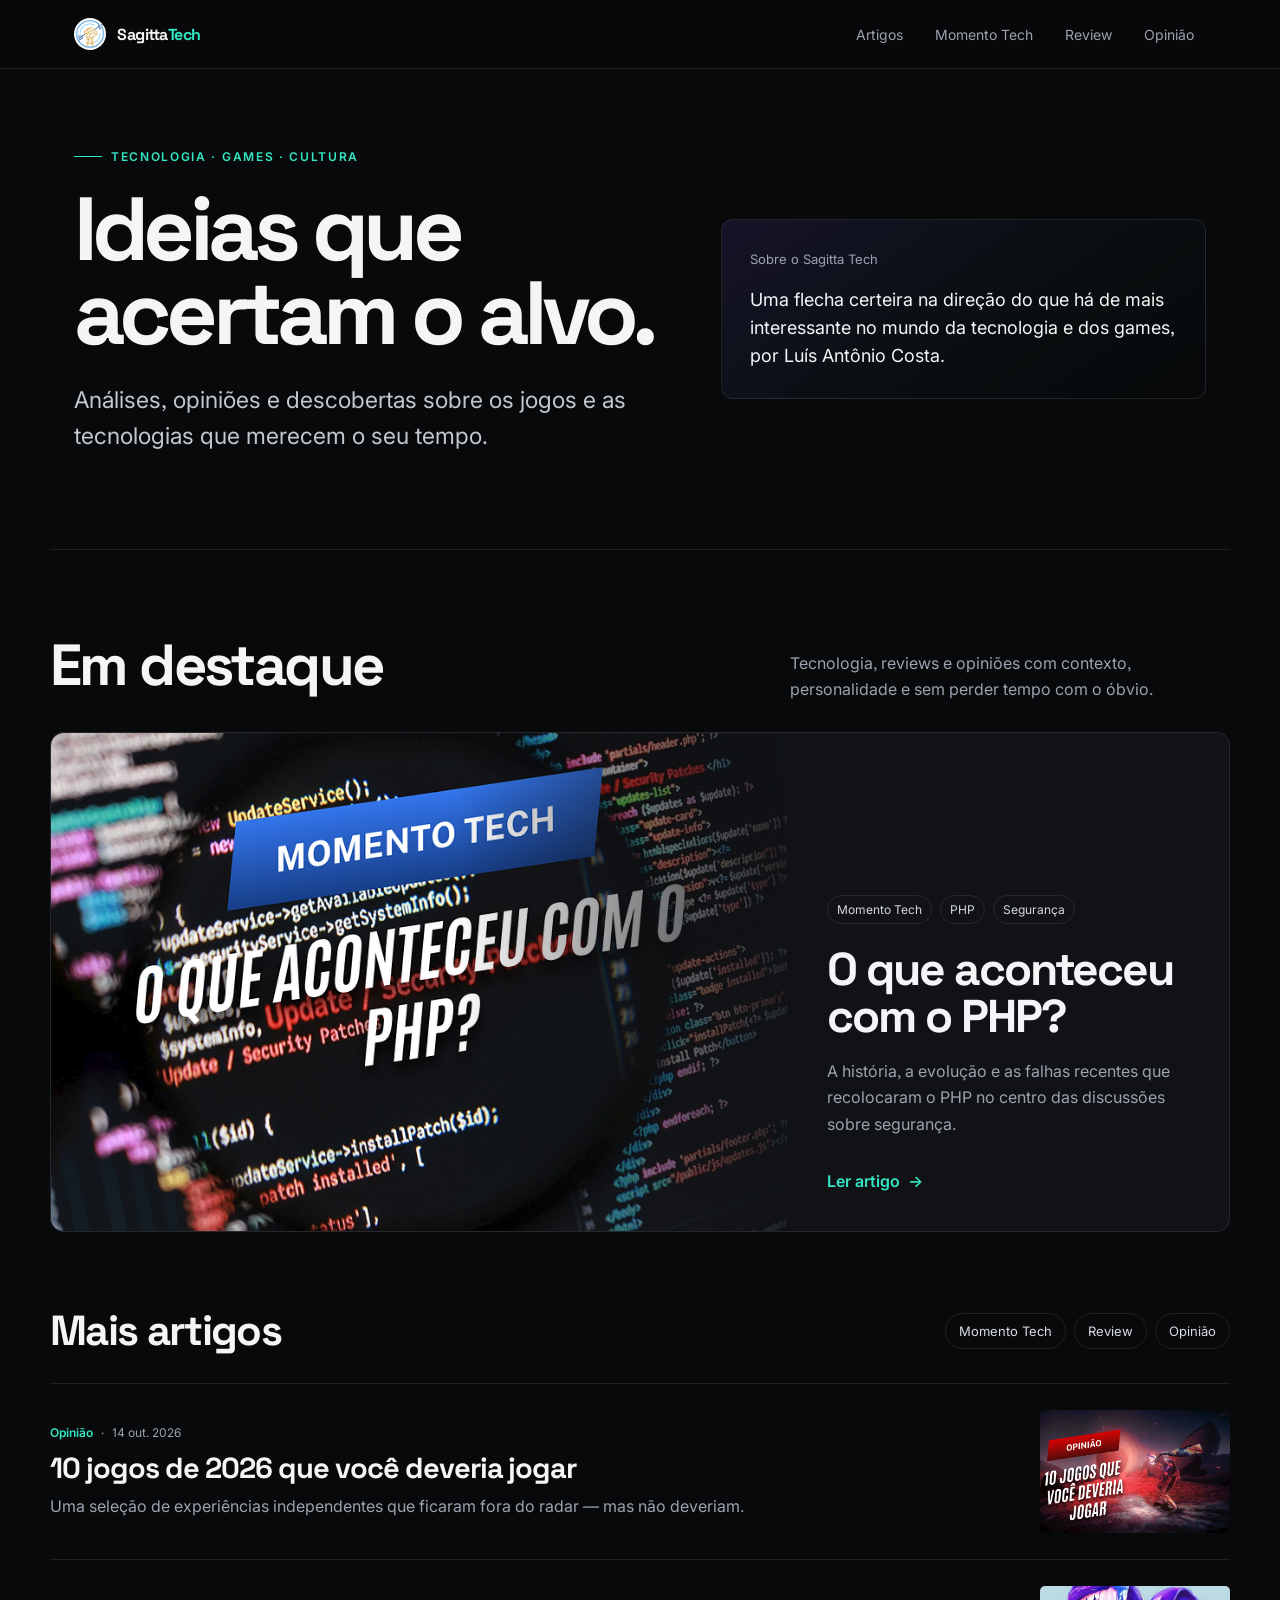
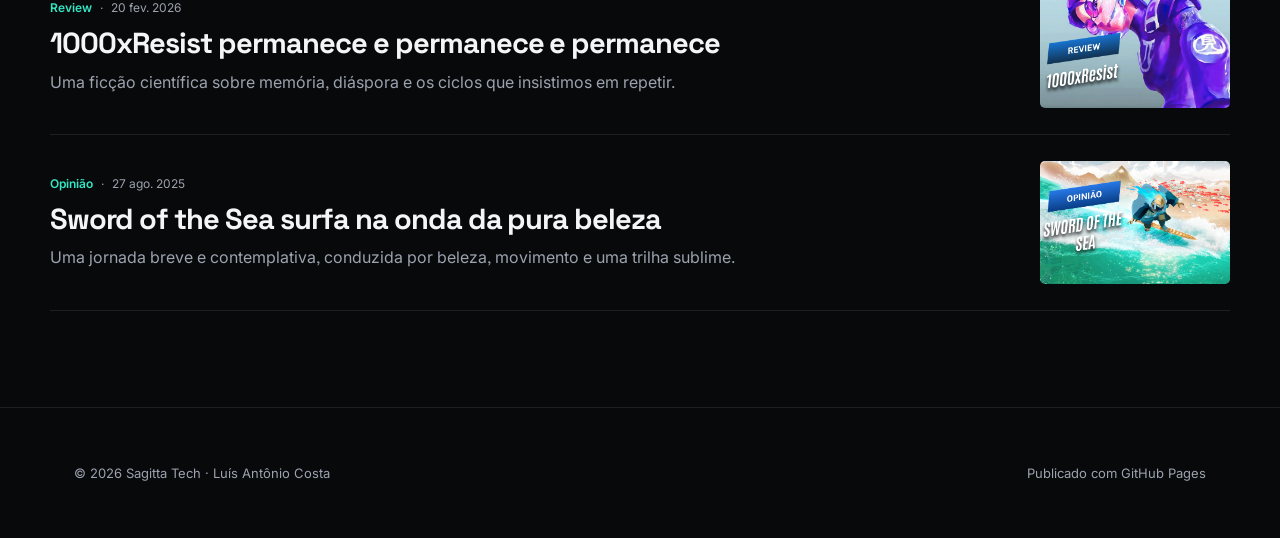
<file: index.html>
<!doctype html>
<html lang="pt-BR">
<head>
  <meta charset="utf-8">
  <meta name="viewport" content="width=device-width, initial-scale=1">
  <meta name="theme-color" content="#08090b">
  <meta name="description" content="Sagitta Tech: análises, opiniões e descobertas sobre tecnologia e games.">
  <meta property="og:title" content="Tecnologia e games">
  <meta property="og:description" content="Sagitta Tech: análises, opiniões e descobertas sobre tecnologia e games.">
  <meta property="og:type" content="website">
  <meta property="og:image" content="assets/images/o-que-aconteceu-com-o-php/cover.png">
  <title>Tecnologia e games · Sagitta Tech</title>
  <link rel="icon" href="assets/images/sagitta-tech.png">
  <link rel="stylesheet" href="assets/style.css?v=20261029-wide-articles">
</head>
<body>
<a class="skip-link" href="#conteudo">Pular para o conteúdo</a>
<header class="site-header">
  <nav class="nav" aria-label="Principal">
    <a class="brand" href="index.html"><img src="assets/images/sagitta-tech.png" alt=""><span>Sagitta<span class="brand-mark">Tech</span></span></a>
    <div class="nav-links"><a href="index.html#artigos">Artigos</a><a href="categories/momento-tech.html">Momento Tech</a><a href="categories/review.html">Review</a><a href="categories/opiniao.html">Opinião</a></div>
  </nav>
</header>
<main id="conteudo">
  <section class="container hero">
    <div><span class="eyebrow">Tecnologia · Games · Cultura</span><h1>Ideias que acertam o alvo.</h1><p class="hero-copy">Análises, opiniões e descobertas sobre os jogos e as tecnologias que merecem o seu tempo.</p></div>
    <aside class="hero-aside"><span class="label">Sobre o Sagitta Tech</span><p>Uma flecha certeira na direção do que há de mais interessante no mundo da tecnologia e dos games, por Luís Antônio Costa.</p></aside>
  </section>
  <section id="artigos" class="container section">
    <div class="section-head"><h2>Em destaque</h2><p>Tecnologia, reviews e opiniões com contexto, personalidade e sem perder tempo com o óbvio.</p></div>
    <a class="feature-card" href="articles/o-que-aconteceu-com-o-php.html">
      <div class="feature-media"><img loading="lazy" src="assets/images/o-que-aconteceu-com-o-php/cover.png" alt="Logotipo do PHP sobre fundo azul"></div>
      <div class="feature-copy"><div class="tags"><span class="tag">Momento Tech</span><span class="tag">PHP</span><span class="tag">Segurança</span></div><h3>O que aconteceu com o PHP?</h3><p>A história, a evolução e as falhas recentes que recolocaram o PHP no centro das discussões sobre segurança.</p><span class="read-more">Ler artigo <span aria-hidden="true">→</span></span></div>
    </a>
    <div class="subsection-head"><h2>Mais artigos</h2><div class="category-pills"><a href="categories/momento-tech.html">Momento Tech</a><a href="categories/review.html">Review</a><a href="categories/opiniao.html">Opinião</a></div></div>
    <div class="article-grid"><a class="story-card" href="articles/10-jogos-2026.html">
      <div class="story-copy"><div class="story-meta"><span>Opinião</span><span>14 out. 2026</span></div><h3>10 jogos de 2026 que você deveria jogar</h3><p>Uma seleção de experiências independentes que ficaram fora do radar — mas não deveriam.</p></div>
      <div class="story-media"><img loading="lazy" src="assets/images/10-jogos-2026-cover.png" alt="Montagem colorida com personagens dos dez jogos selecionados"></div>
    </a>
<a class="story-card" href="articles/1000xresist.html">
      <div class="story-copy"><div class="story-meta"><span>Review</span><span>20 fev. 2026</span></div><h3>1000xResist permanece e permanece e permanece</h3><p>Uma ficção científica sobre memória, diáspora e os ciclos que insistimos em repetir.</p></div>
      <div class="story-media"><img loading="lazy" src="assets/images/1000xresist/cover.png" alt="Arte de capa de 1000xResist"></div>
    </a>
<a class="story-card" href="articles/sword-of-the-sea.html">
      <div class="story-copy"><div class="story-meta"><span>Opinião</span><span>27 ago. 2025</span></div><h3>Sword of the Sea surfa na onda da pura beleza</h3><p>Uma jornada breve e contemplativa, conduzida por beleza, movimento e uma trilha sublime.</p></div>
      <div class="story-media"><img loading="lazy" src="assets/images/sword-of-the-sea/cover.png" alt="Arte de capa de Sword of the Sea"></div>
    </a></div>
  </section>
</main>
<footer class="site-footer"><div class="container footer-inner"><span>© 2026 Sagitta Tech · Luís Antônio Costa</span><span>Publicado com GitHub Pages</span></div></footer>
<script src="assets/site.js"></script>
</body>
</html>
</file>
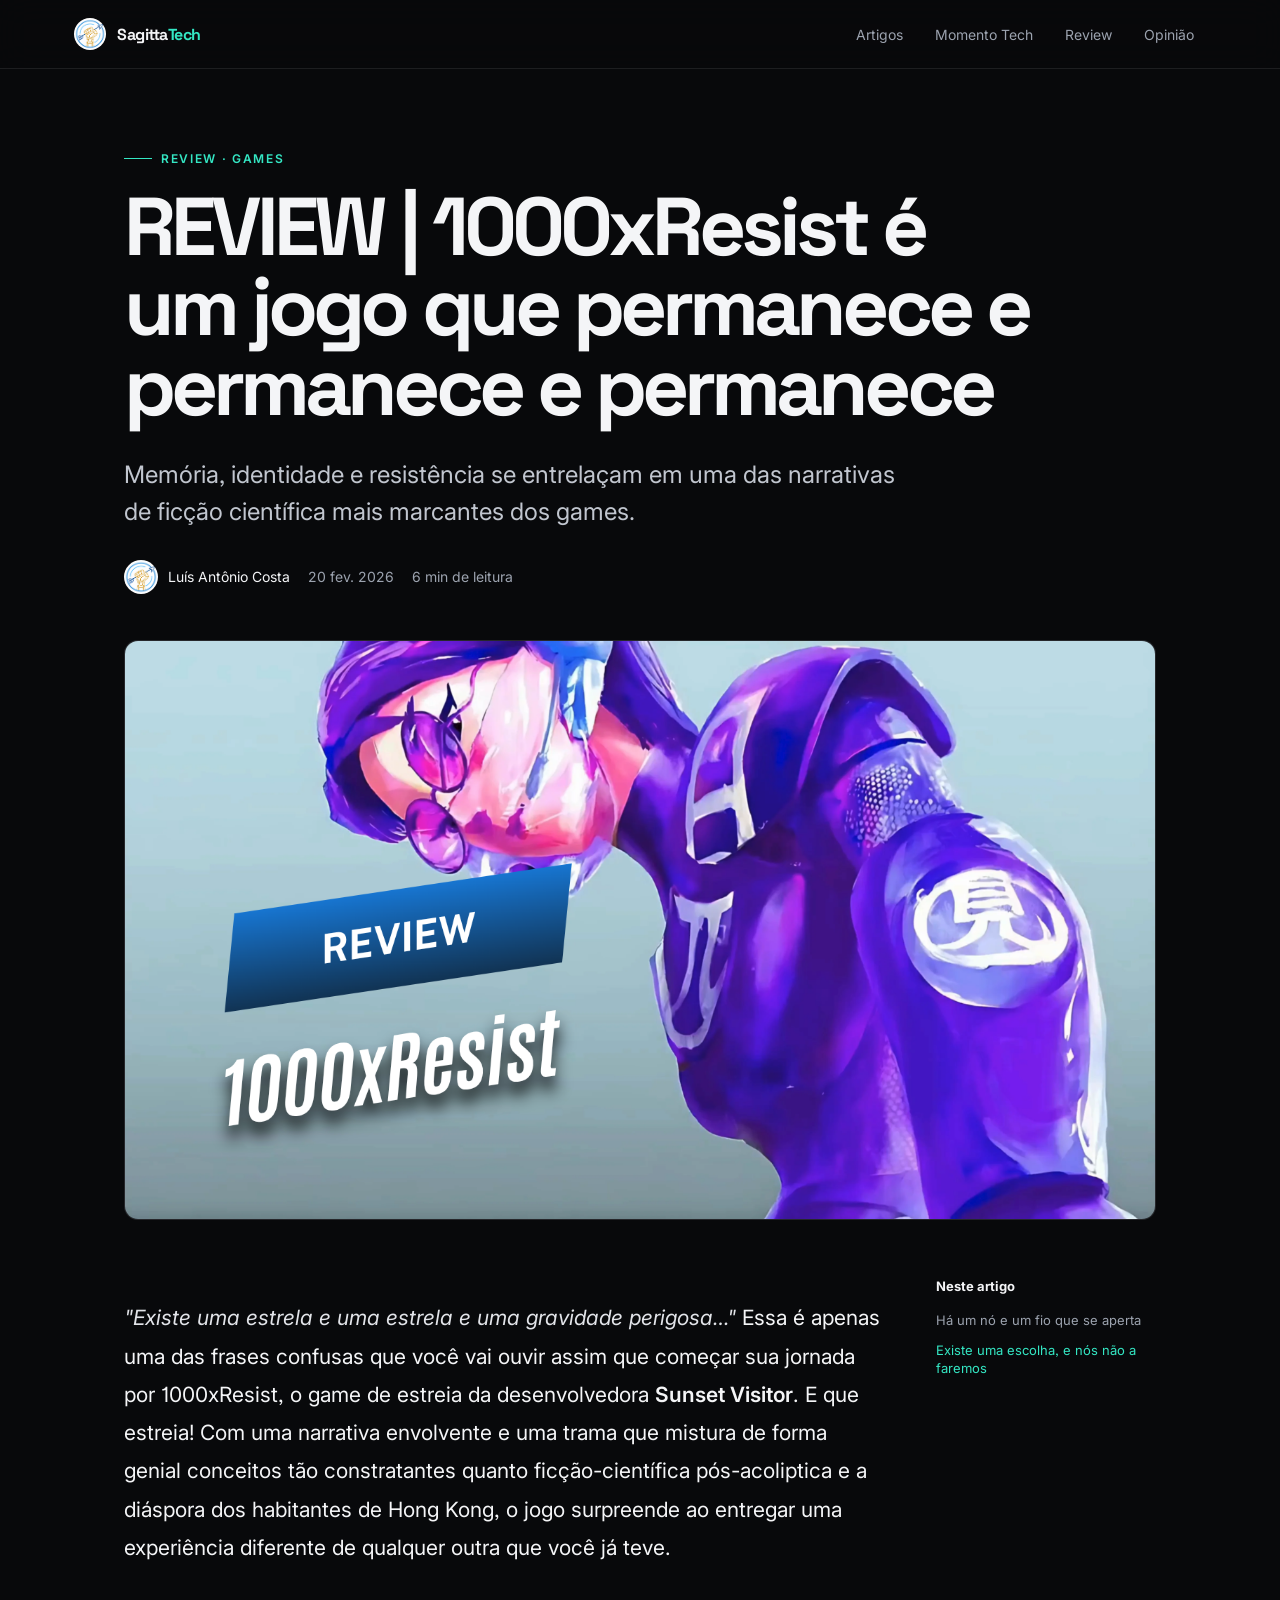
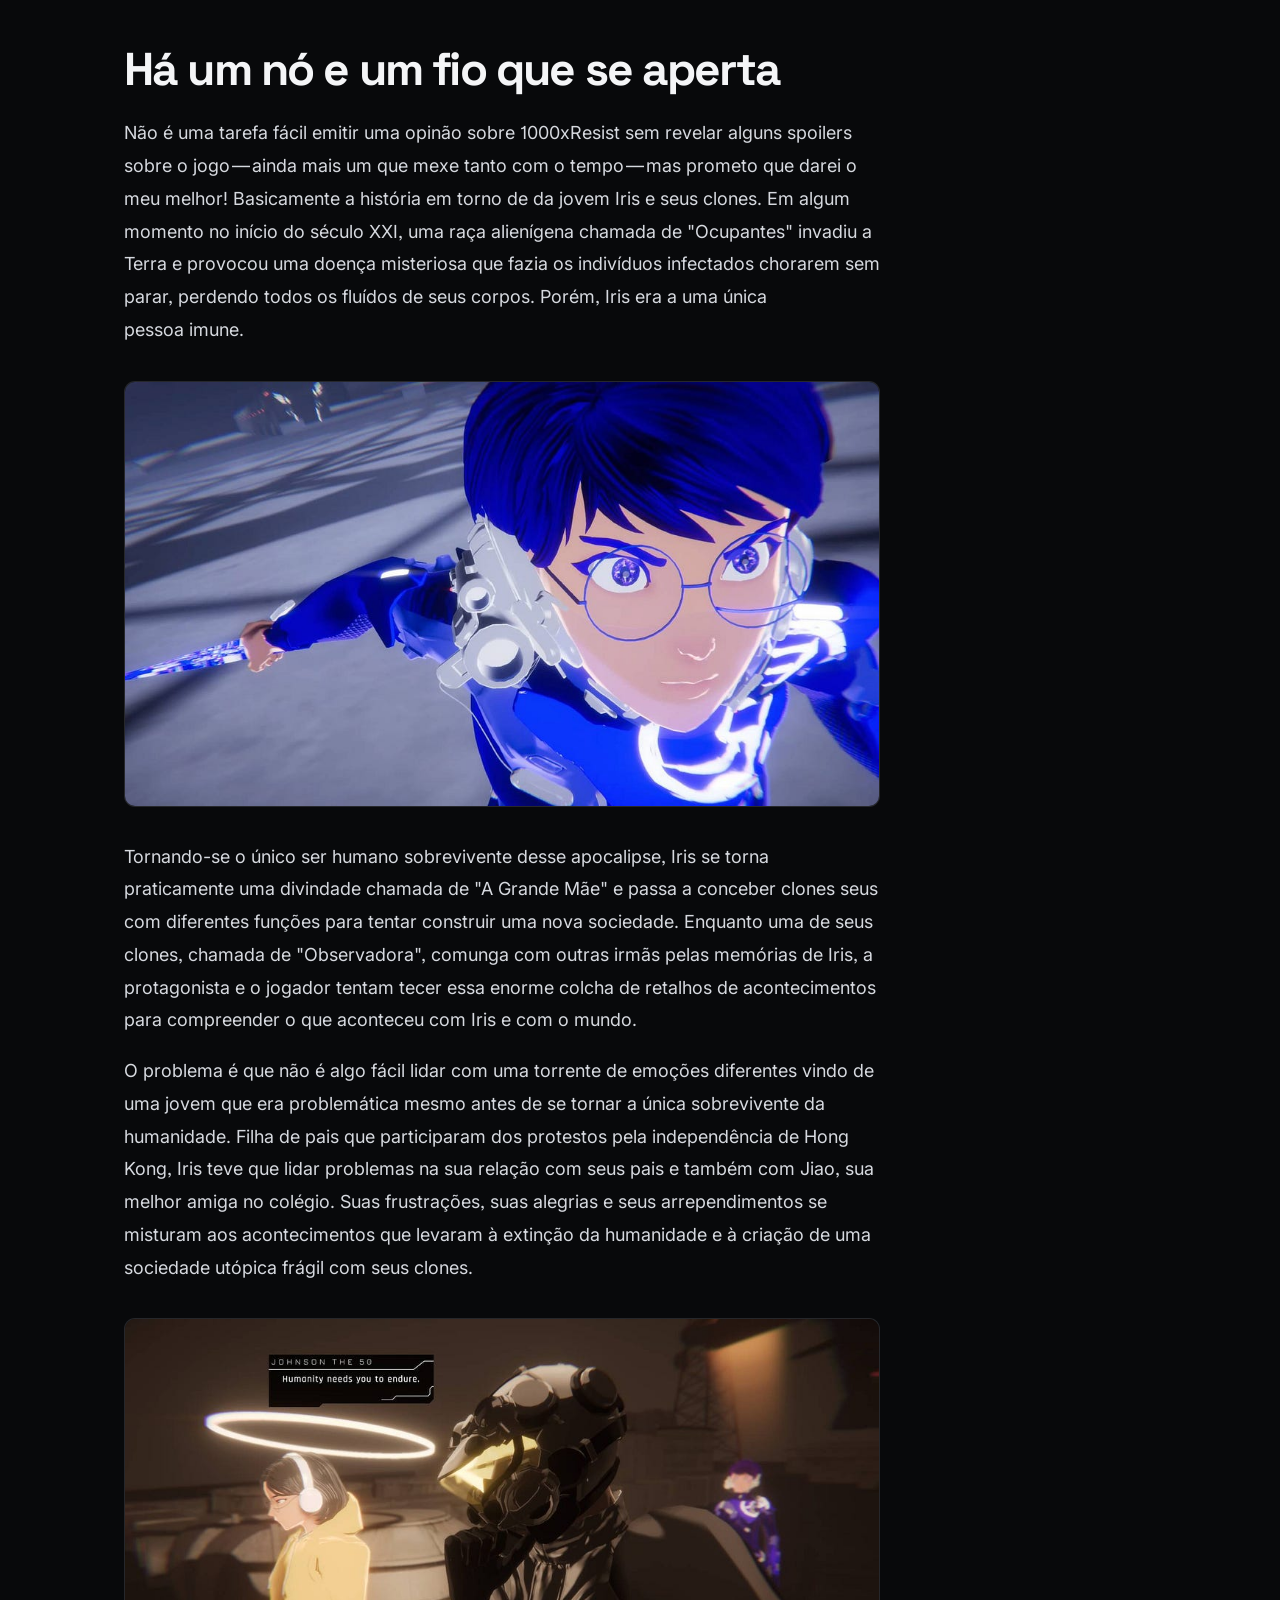
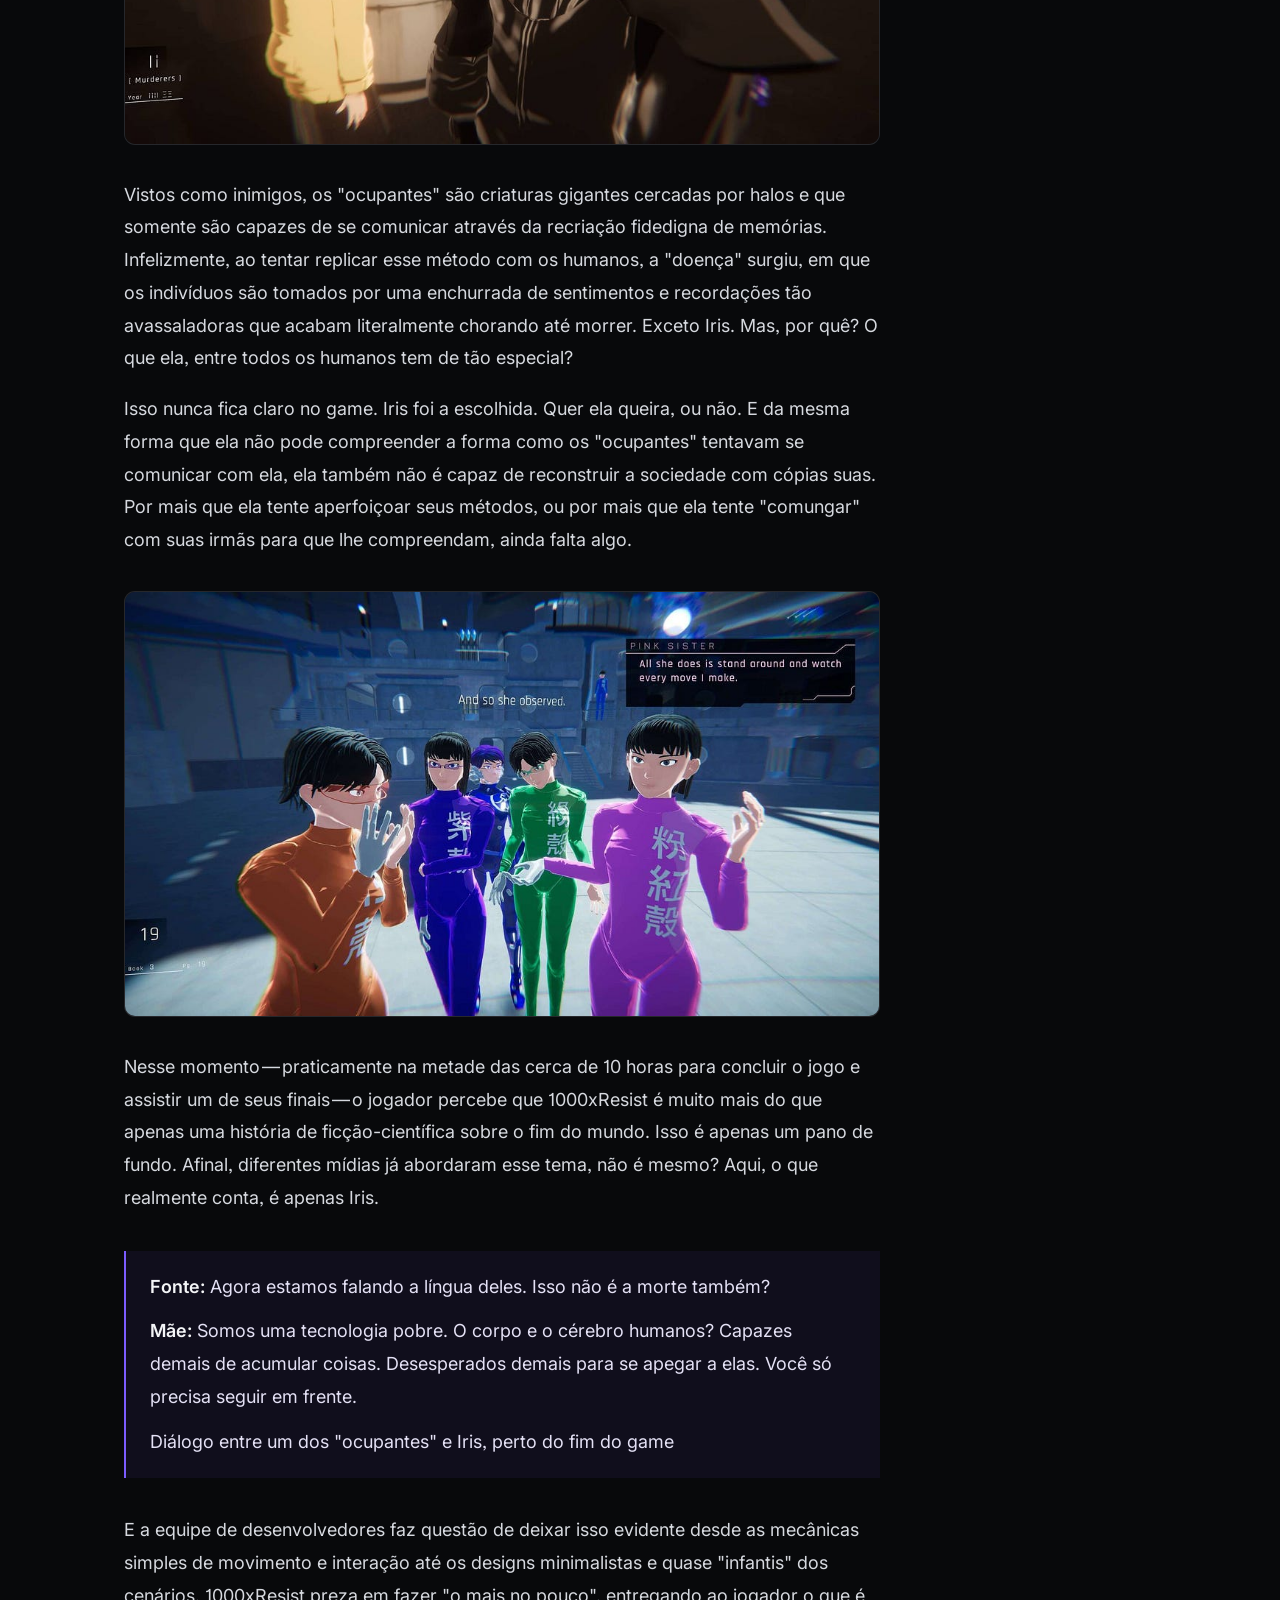
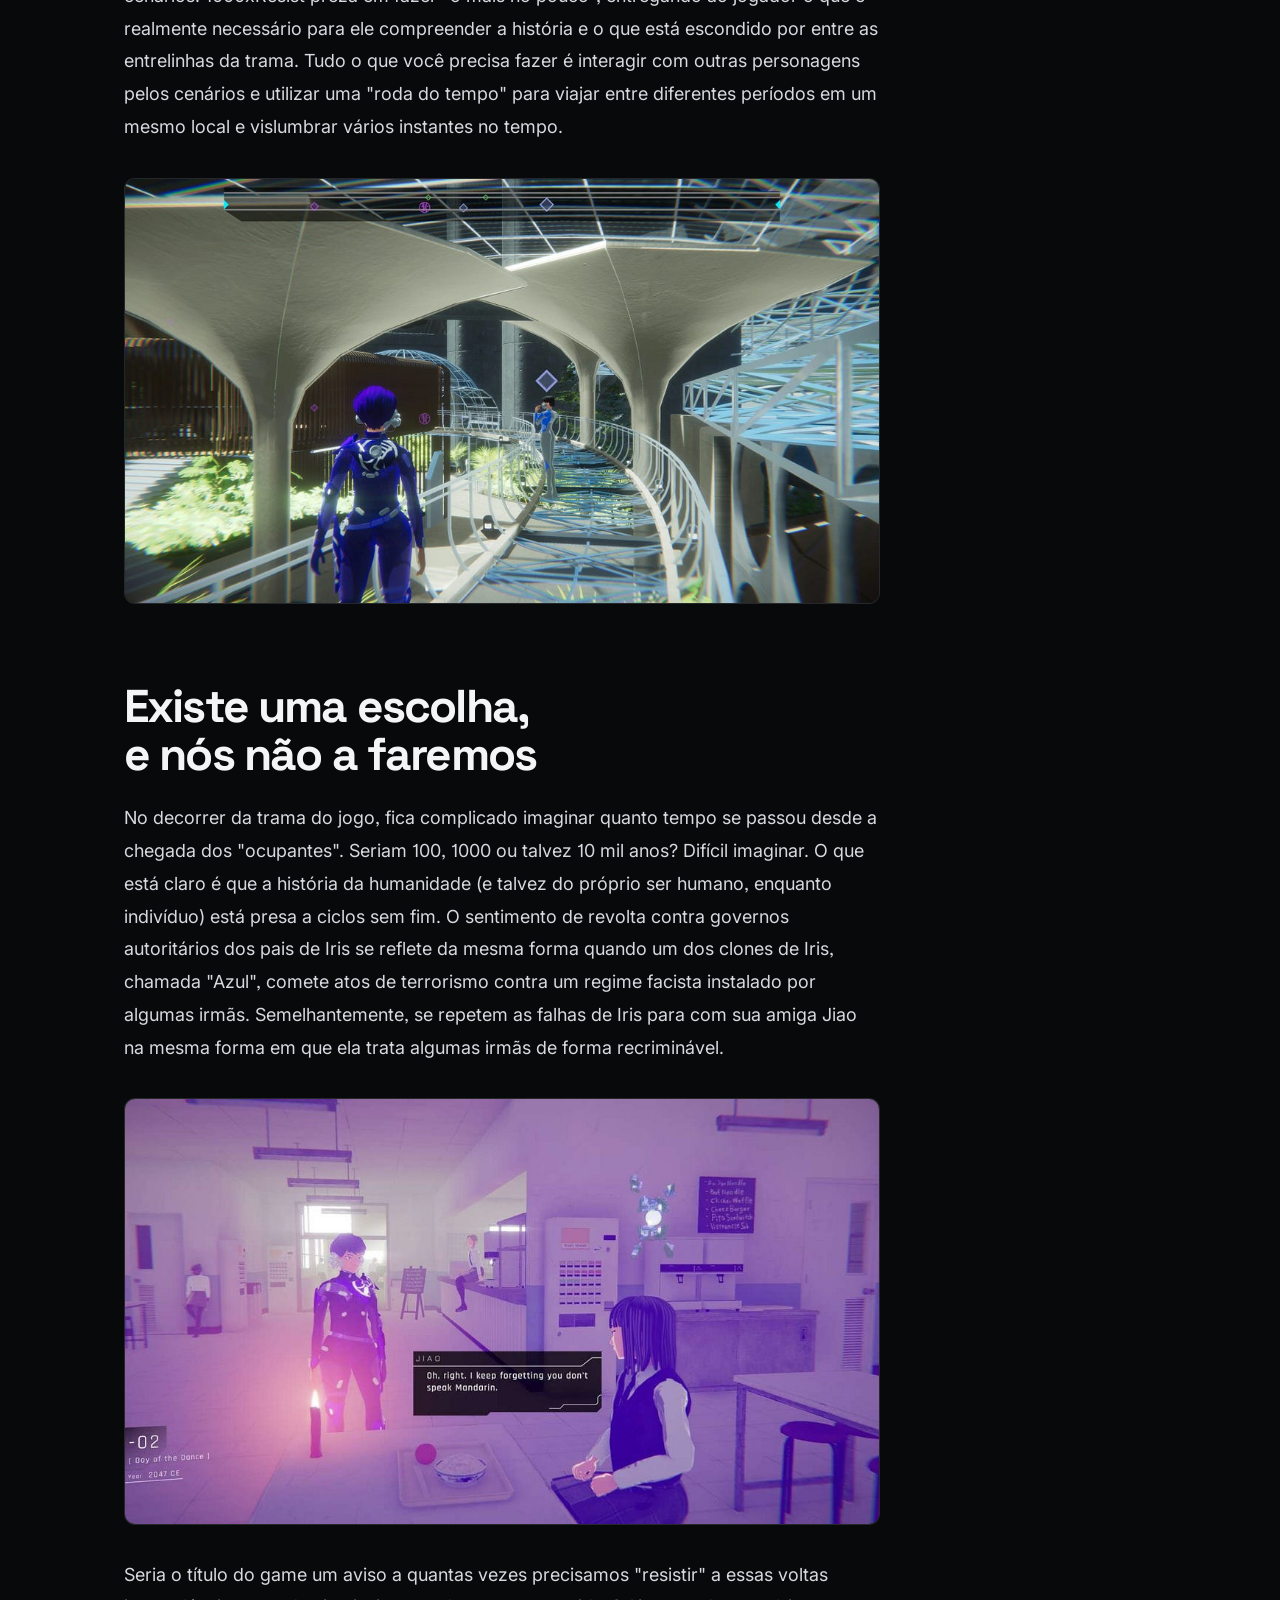
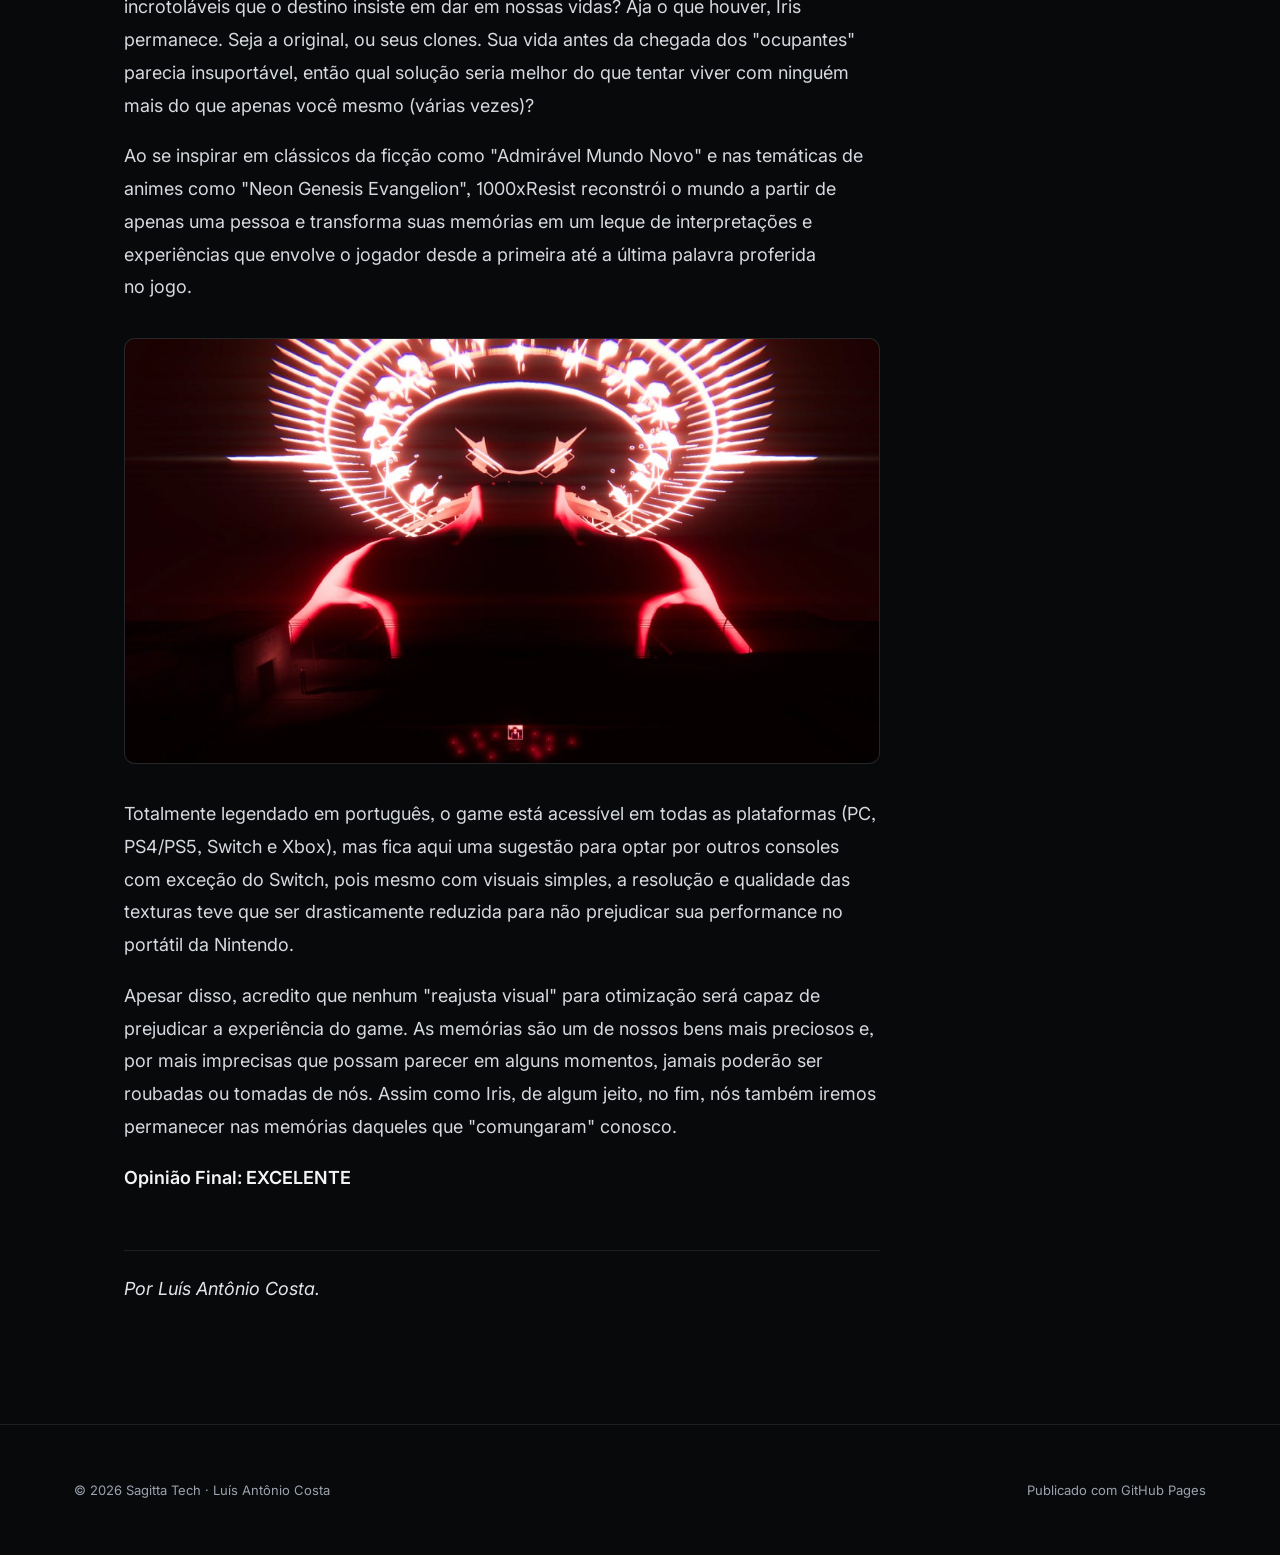
<file: articles/1000xresist.html>
<!doctype html>
<html lang="pt-BR">
<head>
  <meta charset="utf-8">
  <meta name="viewport" content="width=device-width, initial-scale=1">
  <meta name="theme-color" content="#08090b">
  <meta name="description" content="Memória, identidade e resistência se entrelaçam em uma das narrativas de ficção científica mais marcantes dos games.">
  <meta property="og:title" content="REVIEW | 1000xResist é um jogo que permanece e permanece e permanece">
  <meta property="og:description" content="Memória, identidade e resistência se entrelaçam em uma das narrativas de ficção científica mais marcantes dos games.">
  <meta property="og:type" content="article">
  <meta property="og:image" content="../assets/images/1000xresist/cover.png">
  <title>REVIEW | 1000xResist é um jogo que permanece e permanece e permanece · Sagitta Tech</title>
  <link rel="icon" href="../assets/images/sagitta-tech.png">
  <link rel="stylesheet" href="../assets/style.css?v=20261029-wide-articles">
</head>
<body>
<a class="skip-link" href="#conteudo">Pular para o conteúdo</a>
<header class="site-header">
  <nav class="nav" aria-label="Principal">
    <a class="brand" href="../index.html"><img src="../assets/images/sagitta-tech.png" alt=""><span>Sagitta<span class="brand-mark">Tech</span></span></a>
    <div class="nav-links"><a href="../index.html#artigos">Artigos</a><a href="../categories/momento-tech.html">Momento Tech</a><a href="../categories/review.html">Review</a><a href="../categories/opiniao.html">Opinião</a></div>
  </nav>
</header>
<main id="conteudo" class="article-shell">
  <header class="article-header">
    <a class="eyebrow category-link" href="../categories/review.html">Review · Games</a>
    <h1>REVIEW | 1000xResist é um jogo que permanece e permanece e permanece</h1>
    <p class="dek">Memória, identidade e resistência se entrelaçam em uma das narrativas de ficção científica mais marcantes dos games.</p>
    <div class="meta"><span class="author"><img src="../assets/images/sagitta-tech.png" alt="">Luís Antônio Costa</span><span>20 fev. 2026</span><span>6 min de leitura</span></div>
  </header>
  <img class="cover" src="../assets/images/1000xresist/cover.png" alt="Arte de capa de 1000xResist">
  <div class="article-layout">
    <article class="prose"><p><em>&quot;Existe uma estrela e uma estrela e uma gravidade perigosa…&quot;</em> Essa é apenas uma das frases confusas que você vai ouvir assim que começar sua jornada por 1000xResist, o game de estreia da desenvolvedora <strong>Sunset Visitor</strong>. E que estreia! Com uma narrativa envolvente e uma trama que mistura de forma genial conceitos tão constratantes quanto ficção-científica pós-acoliptica e a diáspora dos habitantes de Hong Kong, o jogo surpreende ao entregar uma experiência diferente de qualquer outra que você já teve.</p>
<h2 id="ha-um-no-e-um-fio-que-se-aperta">Há um nó e um fio que se aperta</h2>
<p>Não é uma tarefa fácil emitir uma opinão sobre 1000xResist sem revelar alguns spoilers sobre o jogo — ainda mais um que mexe tanto com o tempo — mas prometo que darei o meu melhor! Basicamente a história em torno de da jovem Iris e seus clones. Em algum momento no início do século XXI, uma raça alienígena chamada de &quot;Ocupantes&quot; invadiu a Terra e provocou uma doença misteriosa que fazia os indivíduos infectados chorarem sem parar, perdendo todos os fluídos de seus corpos. Porém, Iris era a uma única pessoa imune.</p>
<figure class="article-image"><img loading="lazy" src="../assets/images/1000xresist/image-01.jpg" alt="Imagem do artigo 1000xResist permanece e permanece e permanece"></figure>
<p>Tornando-se o único ser humano sobrevivente desse apocalipse, Iris se torna praticamente uma divindade chamada de &quot;A Grande Mãe&quot; e passa a conceber clones seus com diferentes funções para tentar construir uma nova sociedade. Enquanto uma de seus clones, chamada de &quot;Observadora&quot;, comunga com outras irmãs pelas memórias de Iris, a protagonista e o jogador tentam tecer essa enorme colcha de retalhos de acontecimentos para compreender o que aconteceu com Iris e com o mundo.</p>
<p>O problema é que não é algo fácil lidar com uma torrente de emoções diferentes vindo de uma jovem que era problemática mesmo antes de se tornar a única sobrevivente da humanidade. Filha de pais que participaram dos protestos pela independência de Hong Kong, Iris teve que lidar problemas na sua relação com seus pais e também com Jiao, sua melhor amiga no colégio. Suas frustrações, suas alegrias e seus arrependimentos se misturam aos acontecimentos que levaram à extinção da humanidade e à criação de uma sociedade utópica frágil com seus clones.</p>
<figure class="article-image"><img loading="lazy" src="../assets/images/1000xresist/image-02.jpg" alt="Imagem do artigo 1000xResist permanece e permanece e permanece"></figure>
<p>Vistos como inimigos, os &quot;ocupantes&quot; são criaturas gigantes cercadas por halos e que somente são capazes de se comunicar através da recriação fidedigna de memórias. Infelizmente, ao tentar replicar esse método com os humanos, a &quot;doença&quot; surgiu, em que os indivíduos são tomados por uma enchurrada de sentimentos e recordações tão avassaladoras que acabam literalmente chorando até morrer. Exceto Iris. Mas, por quê? O que ela, entre todos os humanos tem de tão especial?</p>
<p>Isso nunca fica claro no game. Iris foi a escolhida. Quer ela queira, ou não. E da mesma forma que ela não pode compreender a forma como os &quot;ocupantes&quot; tentavam se comunicar com ela, ela também não é capaz de reconstruir a sociedade com cópias suas. Por mais que ela tente aperfoiçoar seus métodos, ou por mais que ela tente &quot;comungar&quot; com suas irmãs para que lhe compreendam, ainda falta algo.</p>
<figure class="article-image"><img loading="lazy" src="../assets/images/1000xresist/image-03.jpg" alt="Imagem do artigo 1000xResist permanece e permanece e permanece"></figure>
<p>Nesse momento — praticamente na metade das cerca de 10 horas para concluir o jogo e assistir um de seus finais — o jogador percebe que 1000xResist é muito mais do que apenas uma história de ficção-científica sobre o fim do mundo. Isso é apenas um pano de fundo. Afinal, diferentes mídias já abordaram esse tema, não é mesmo? Aqui, o que realmente conta, é apenas Iris.</p>
<blockquote>
<p><strong>Fonte:</strong> Agora estamos falando a língua deles. Isso não é a morte também?</p>
<p><strong>Mãe:</strong> Somos uma tecnologia pobre. O corpo e o cérebro humanos? Capazes demais de acumular coisas. Desesperados demais para se apegar a elas. Você só precisa seguir em frente.</p>
<p>Diálogo entre um dos &quot;ocupantes&quot; e Iris, perto do fim do game</p>
</blockquote>
<p>E a equipe de desenvolvedores faz questão de deixar isso evidente desde as mecânicas simples de movimento e interação até os designs minimalistas e quase &quot;infantis&quot; dos cenários. 1000xResist preza em fazer &quot;o mais no pouco&quot;, entregando ao jogador o que é realmente necessário para ele compreender a história e o que está escondido por entre as entrelinhas da trama. Tudo o que você precisa fazer é interagir com outras personagens pelos cenários e utilizar uma &quot;roda do tempo&quot; para viajar entre diferentes períodos em um mesmo local e vislumbrar vários instantes no tempo.</p>
<figure class="article-image"><img loading="lazy" src="../assets/images/1000xresist/image-04.jpg" alt="Imagem do artigo 1000xResist permanece e permanece e permanece"></figure>
<h2 id="existe-uma-escolha-e-nos-nao-a-faremos">Existe uma escolha, e nós não a faremos</h2>
<p>No decorrer da trama do jogo, fica complicado imaginar quanto tempo se passou desde a chegada dos &quot;ocupantes&quot;. Seriam 100, 1000 ou talvez 10 mil anos? Difícil imaginar. O que está claro é que a história da humanidade (e talvez do próprio ser humano, enquanto indivíduo) está presa a ciclos sem fim. O sentimento de revolta contra governos autoritários dos pais de Iris se reflete da mesma forma quando um dos clones de Iris, chamada &quot;Azul&quot;, comete atos de terrorismo contra um regime facista instalado por algumas irmãs. Semelhantemente, se repetem as falhas de Iris para com sua amiga Jiao na mesma forma em que ela trata algumas irmãs de forma recriminável.</p>
<figure class="article-image"><img loading="lazy" src="../assets/images/1000xresist/image-05.jpg" alt="Imagem do artigo 1000xResist permanece e permanece e permanece"></figure>
<p>Seria o título do game um aviso a quantas vezes precisamos &quot;resistir&quot; a essas voltas incrotoláveis que o destino insiste em dar em nossas vidas? Aja o que houver, Iris permanece. Seja a original, ou seus clones. Sua vida antes da chegada dos &quot;ocupantes&quot; parecia insuportável, então qual solução seria melhor do que tentar viver com ninguém mais do que apenas você mesmo (várias vezes)?</p>
<p>Ao se inspirar em clássicos da ficção como &quot;Admirável Mundo Novo&quot; e nas temáticas de animes como &quot;Neon Genesis Evangelion&quot;, 1000xResist reconstrói o mundo a partir de apenas uma pessoa e transforma suas memórias em um leque de interpretações e experiências que envolve o jogador desde a primeira até a última palavra proferida no jogo.</p>
<figure class="article-image"><img loading="lazy" src="../assets/images/1000xresist/image-06.jpg" alt="Imagem do artigo 1000xResist permanece e permanece e permanece"></figure>
<p>Totalmente legendado em português, o game está acessível em todas as plataformas (PC, PS4/PS5, Switch e Xbox), mas fica aqui uma sugestão para optar por outros consoles com exceção do Switch, pois mesmo com visuais simples, a resolução e qualidade das texturas teve que ser drasticamente reduzida para não prejudicar sua performance no portátil da Nintendo.</p>
<p>Apesar disso, acredito que nenhum &quot;reajusta visual&quot; para otimização será capaz de prejudicar a experiência do game. As memórias são um de nossos bens mais preciosos e, por mais imprecisas que possam parecer em alguns momentos, jamais poderão ser roubadas ou tomadas de nós. Assim como Iris, de algum jeito, no fim, nós também iremos permanecer nas memórias daqueles que &quot;comungaram&quot; conosco.</p>
<p><strong>Opinião Final: EXCELENTE</strong></p>
<p class="byline"><em>Por Luís Antônio Costa.</em></p></article>
    <aside class="toc" aria-label="Neste artigo"><strong>Neste artigo</strong><a href="#ha-um-no-e-um-fio-que-se-aperta">Há um nó e um fio que se aperta</a>
<a href="#existe-uma-escolha-e-nos-nao-a-faremos">Existe uma escolha, e nós não a faremos</a></aside>
  </div>
</main>
<footer class="site-footer"><div class="container footer-inner"><span>© 2026 Sagitta Tech · Luís Antônio Costa</span><span>Publicado com GitHub Pages</span></div></footer>
<script src="../assets/site.js"></script>
</body>
</html>
</file>
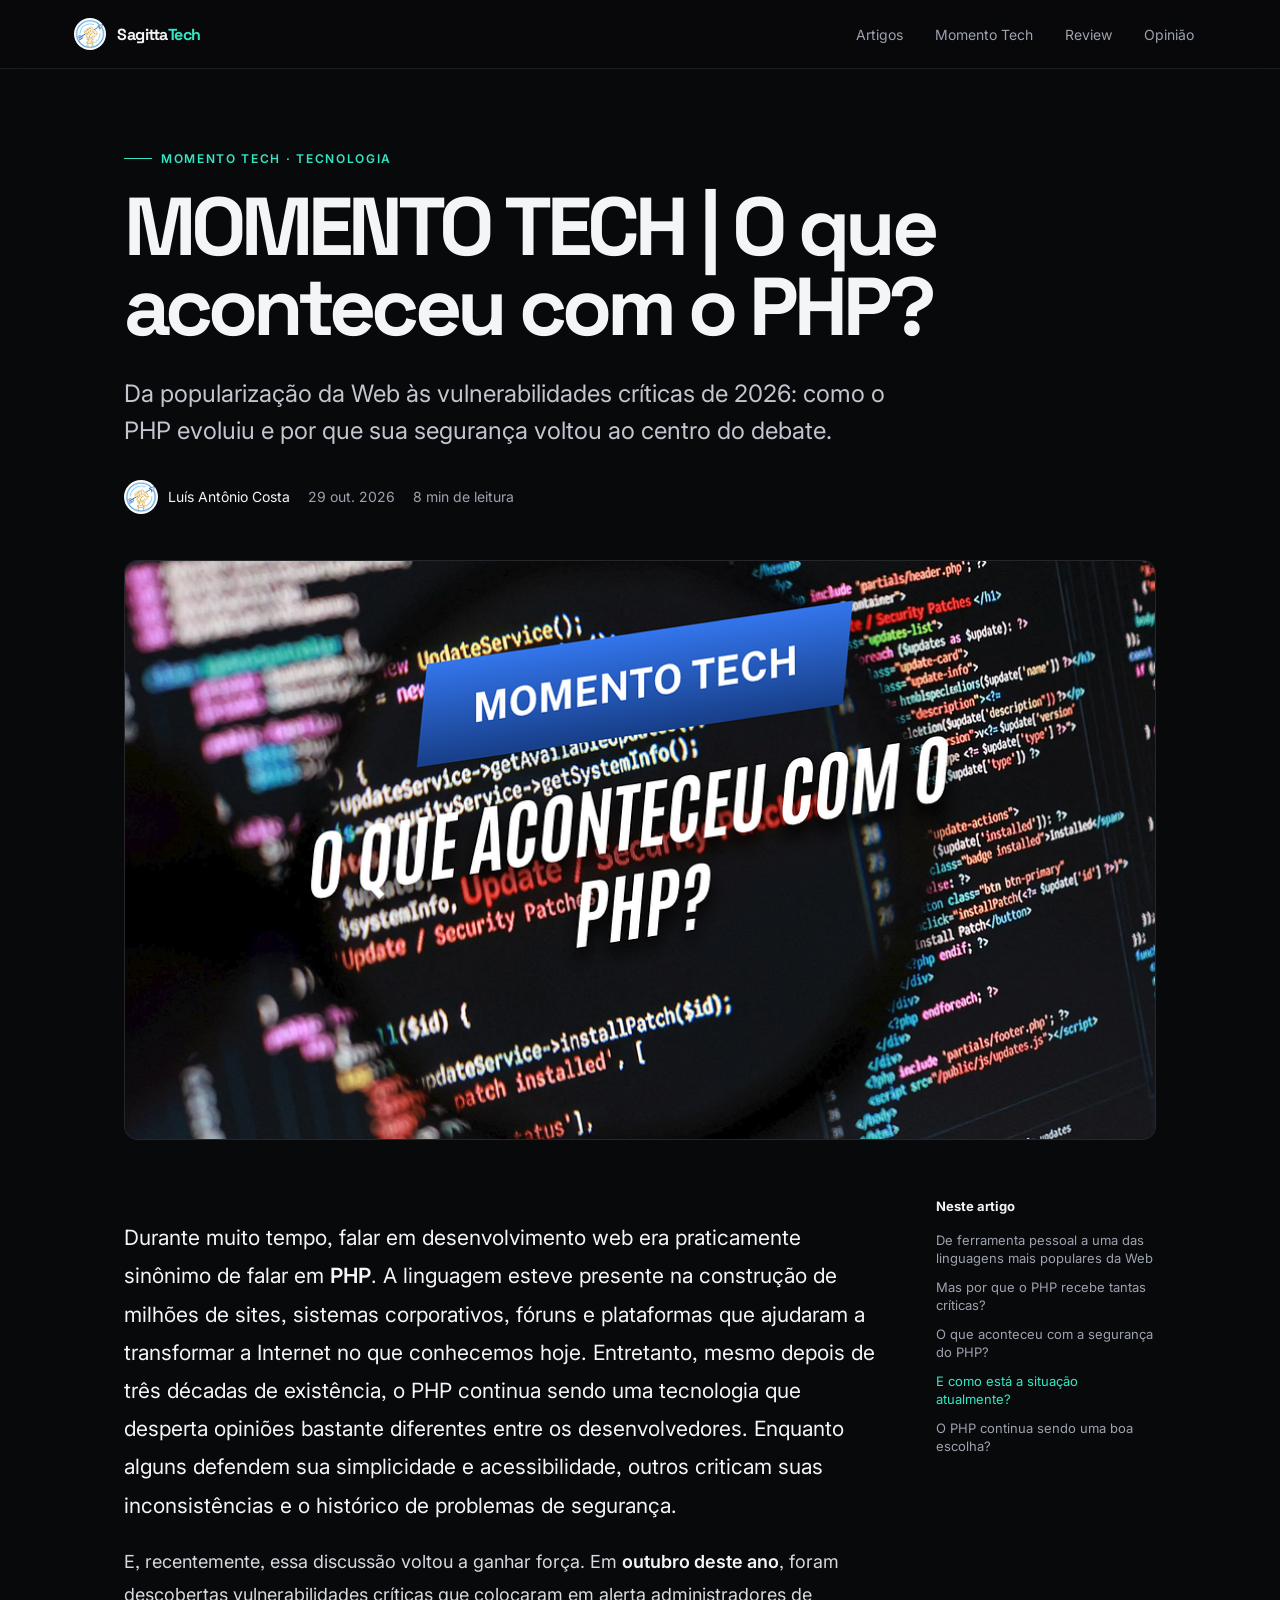
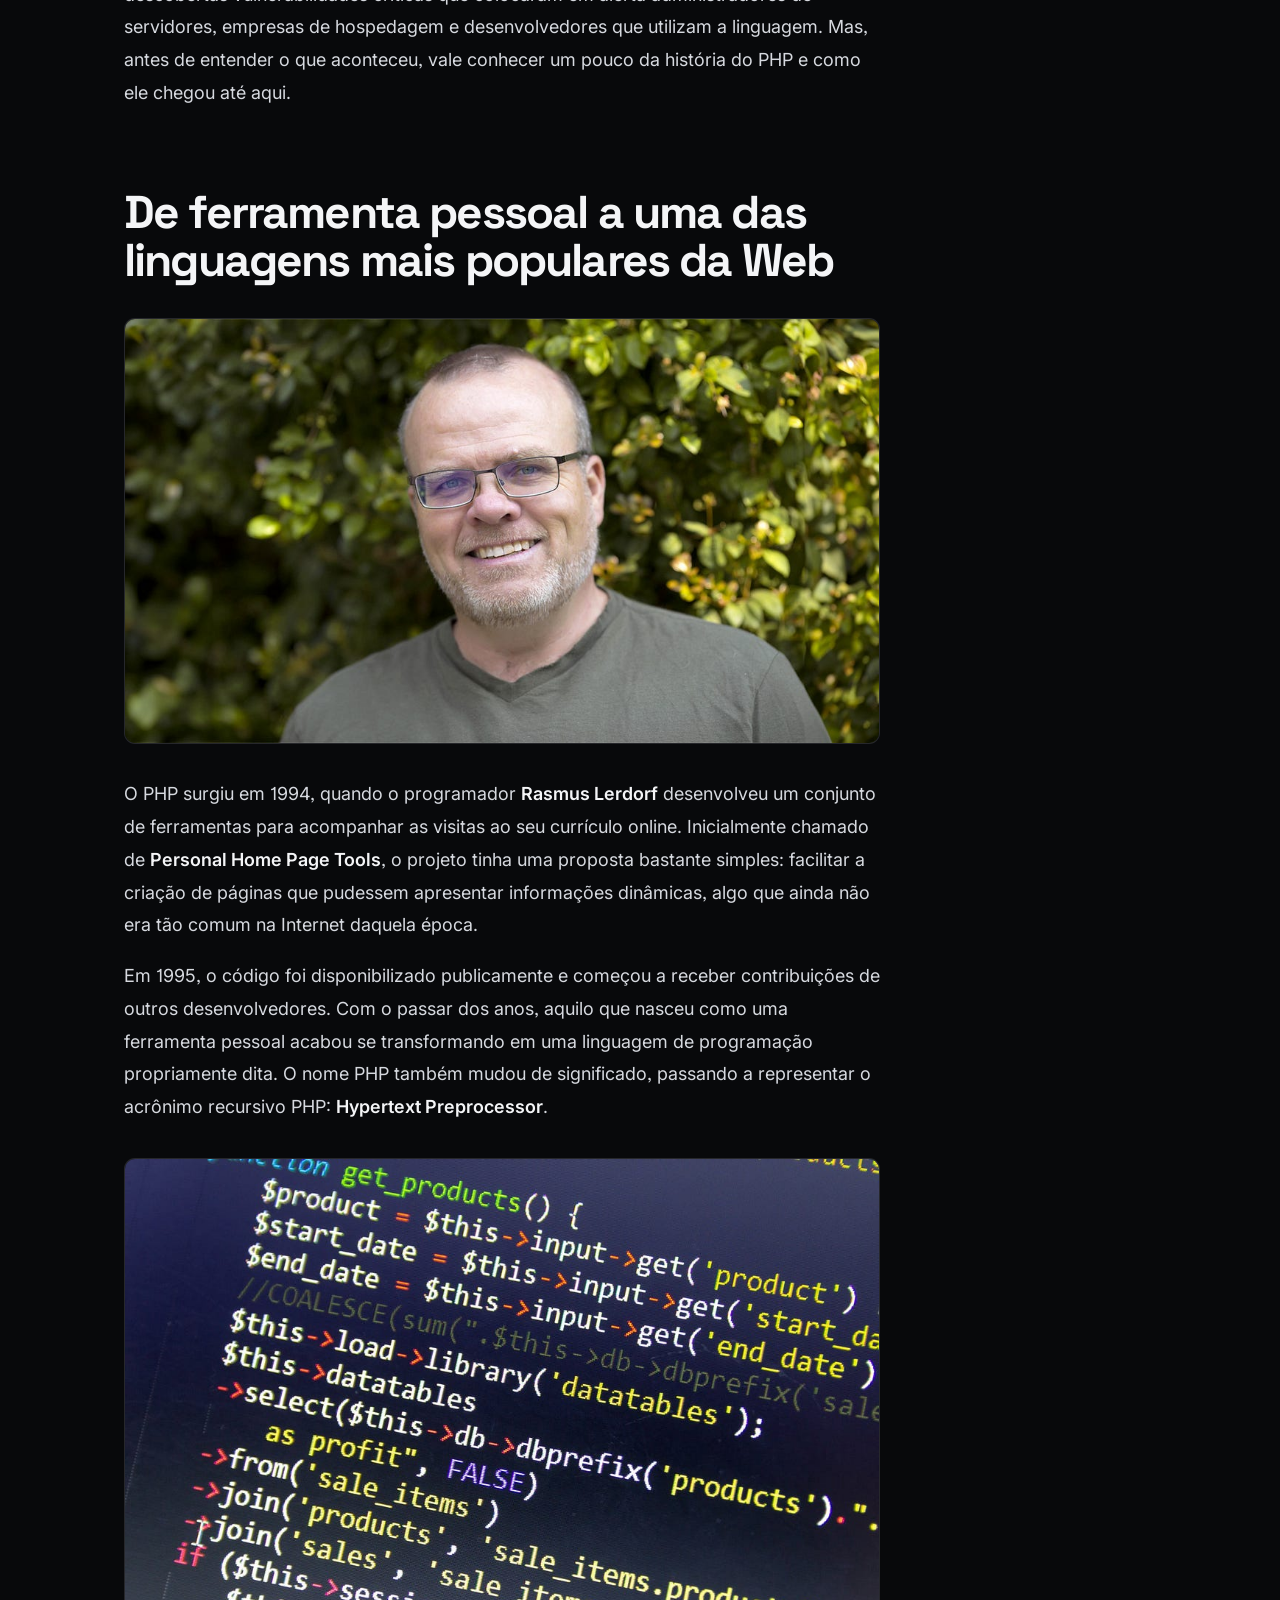
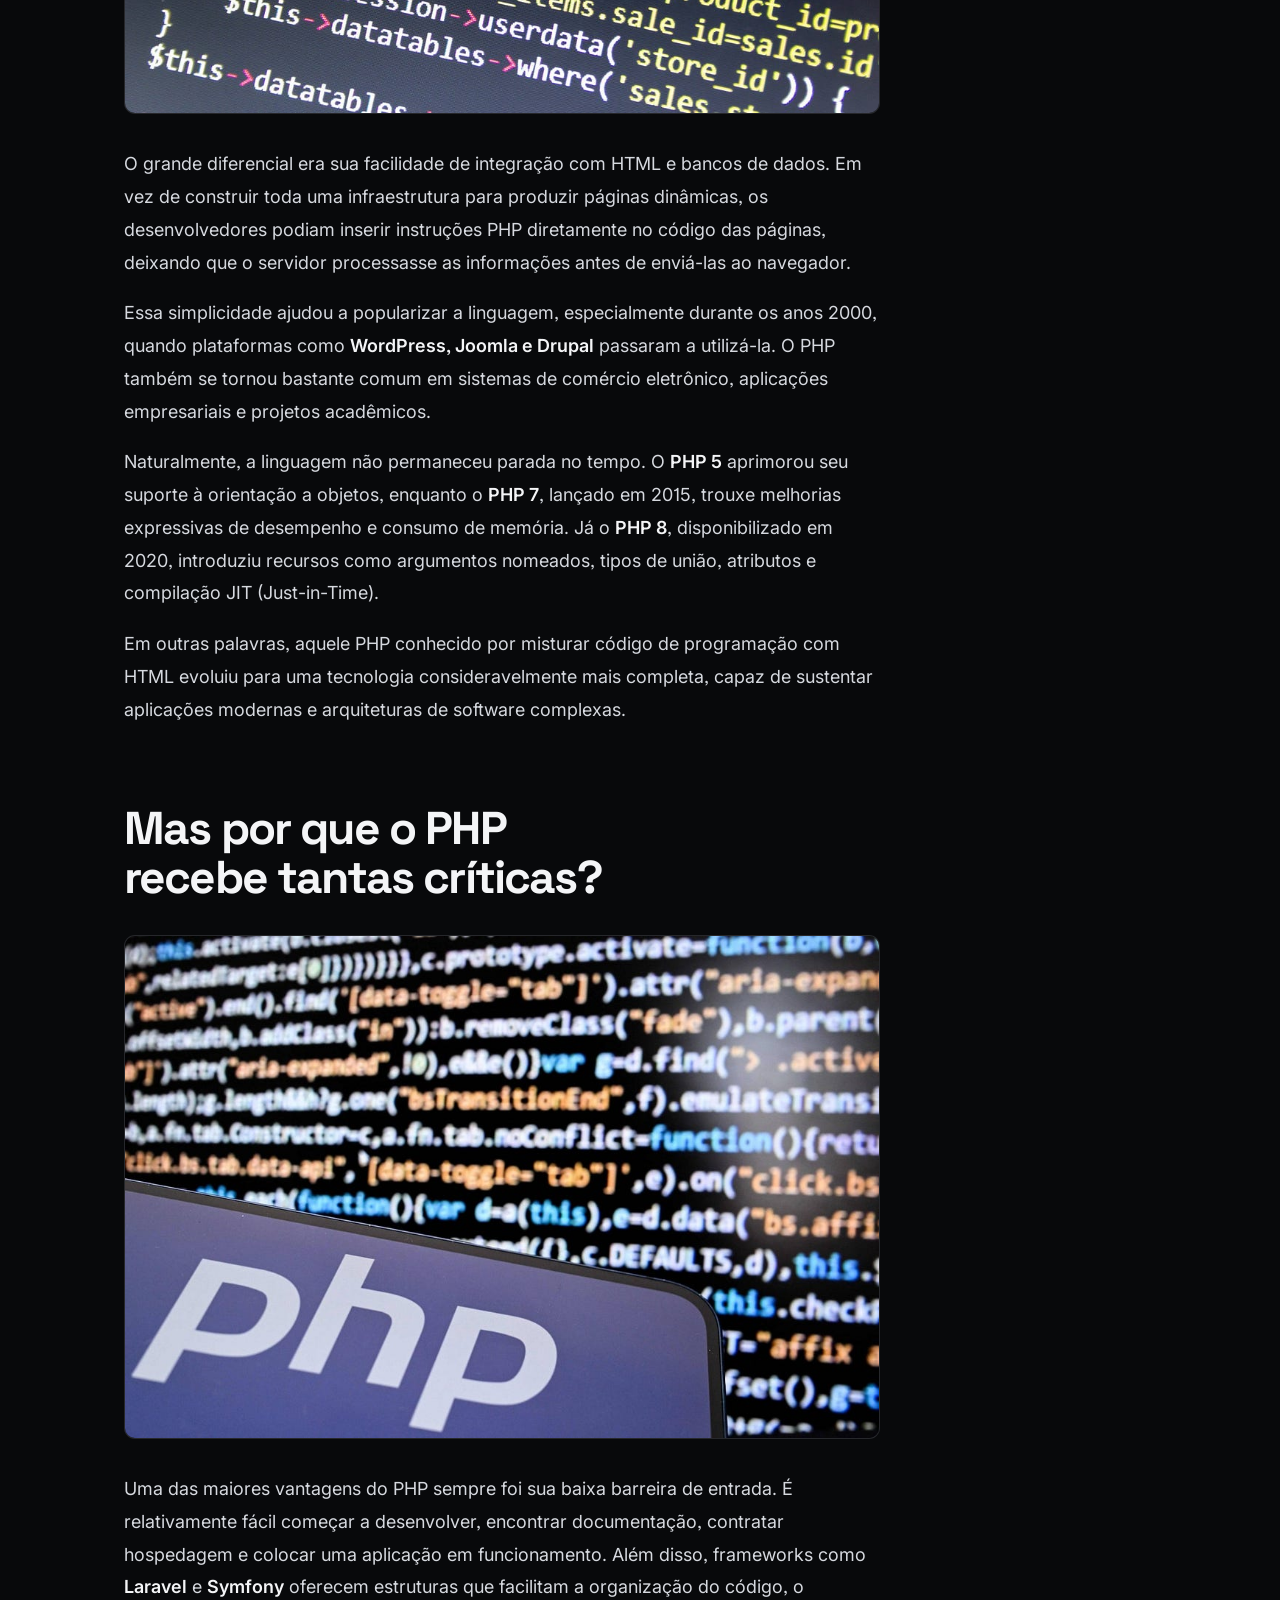
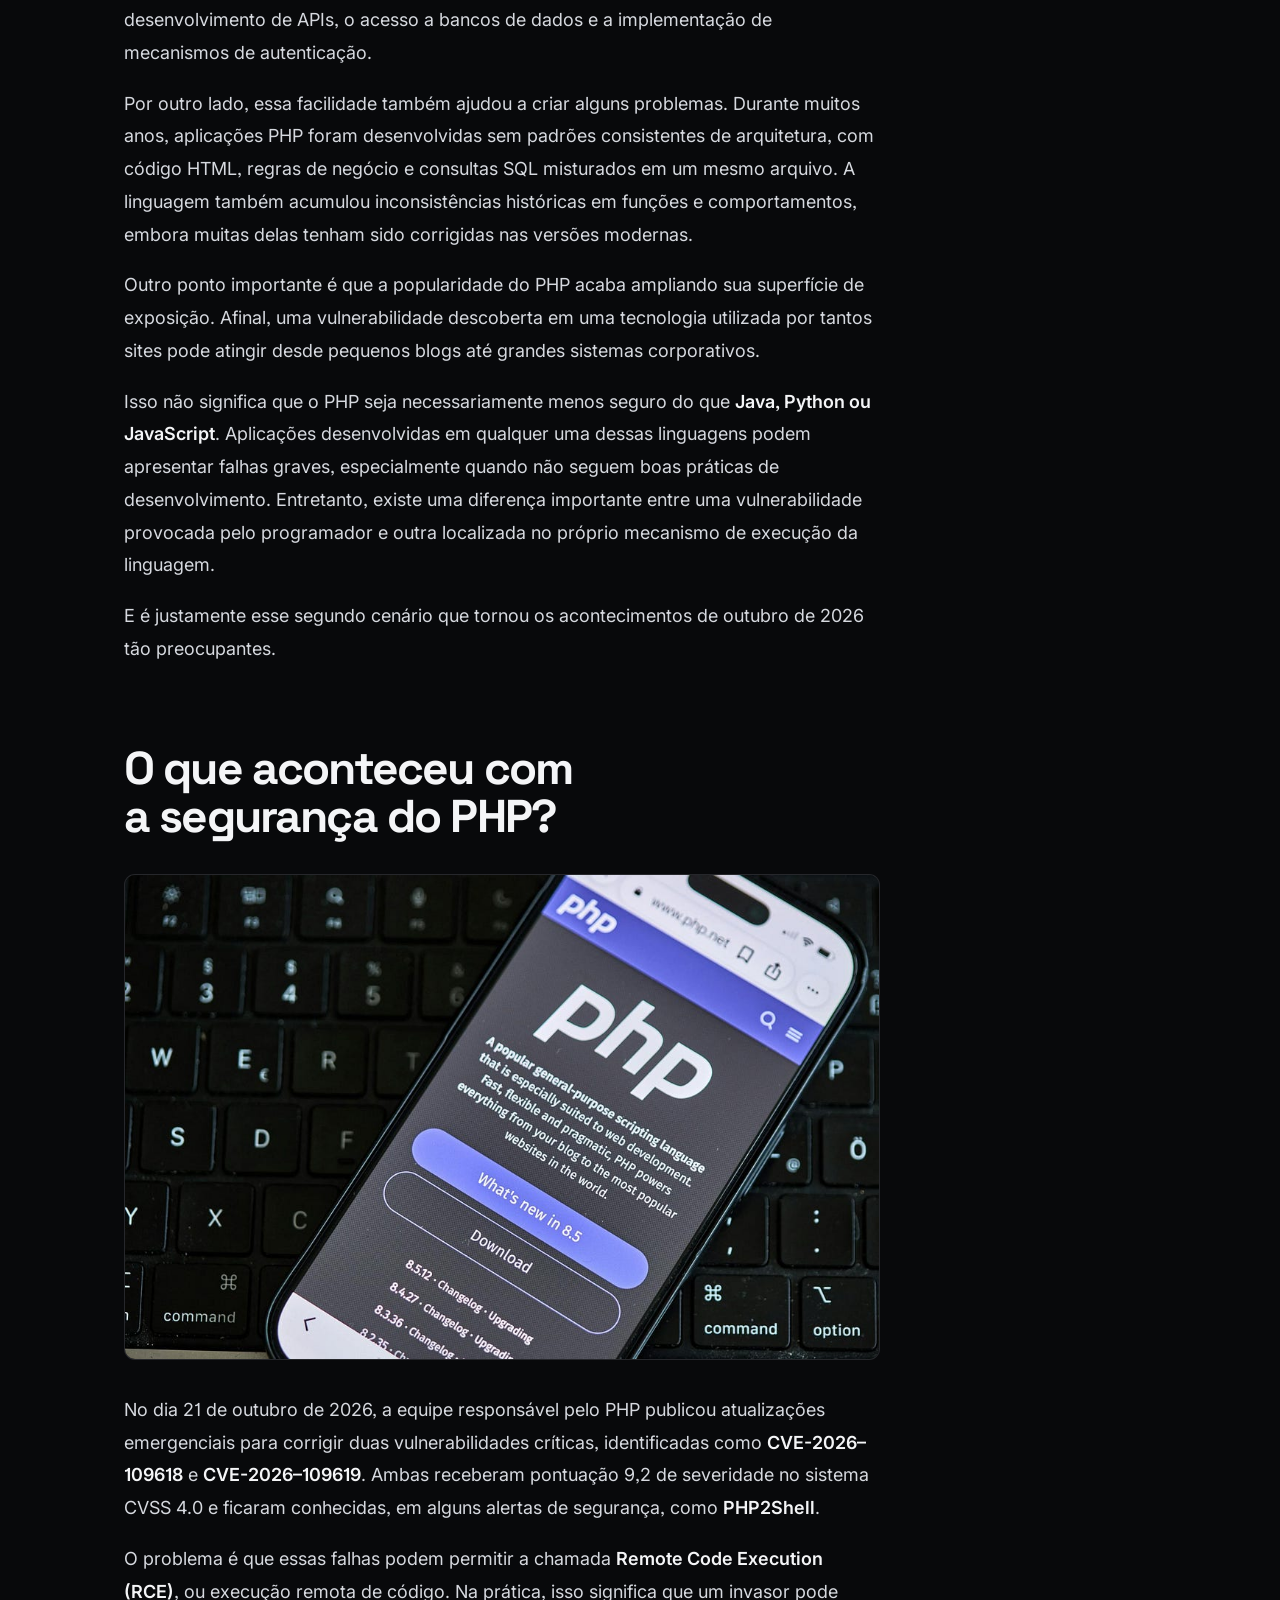
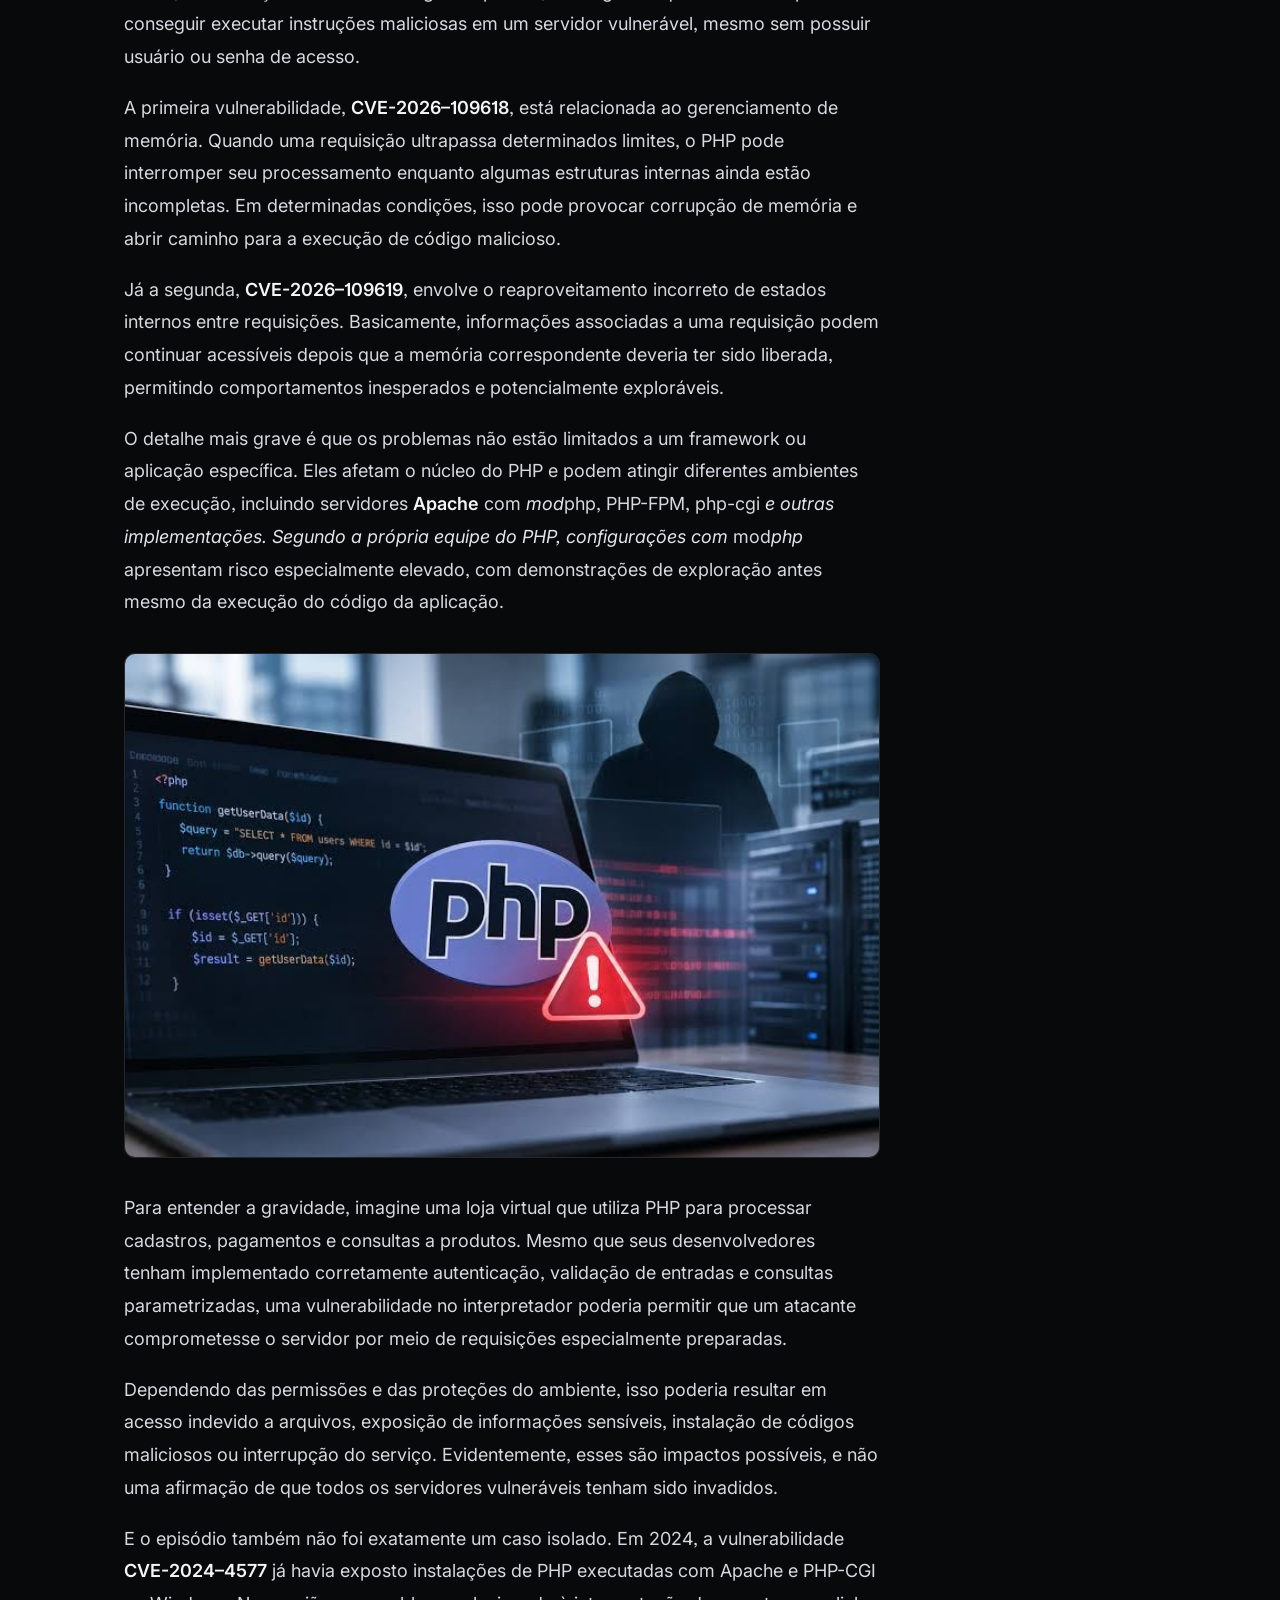
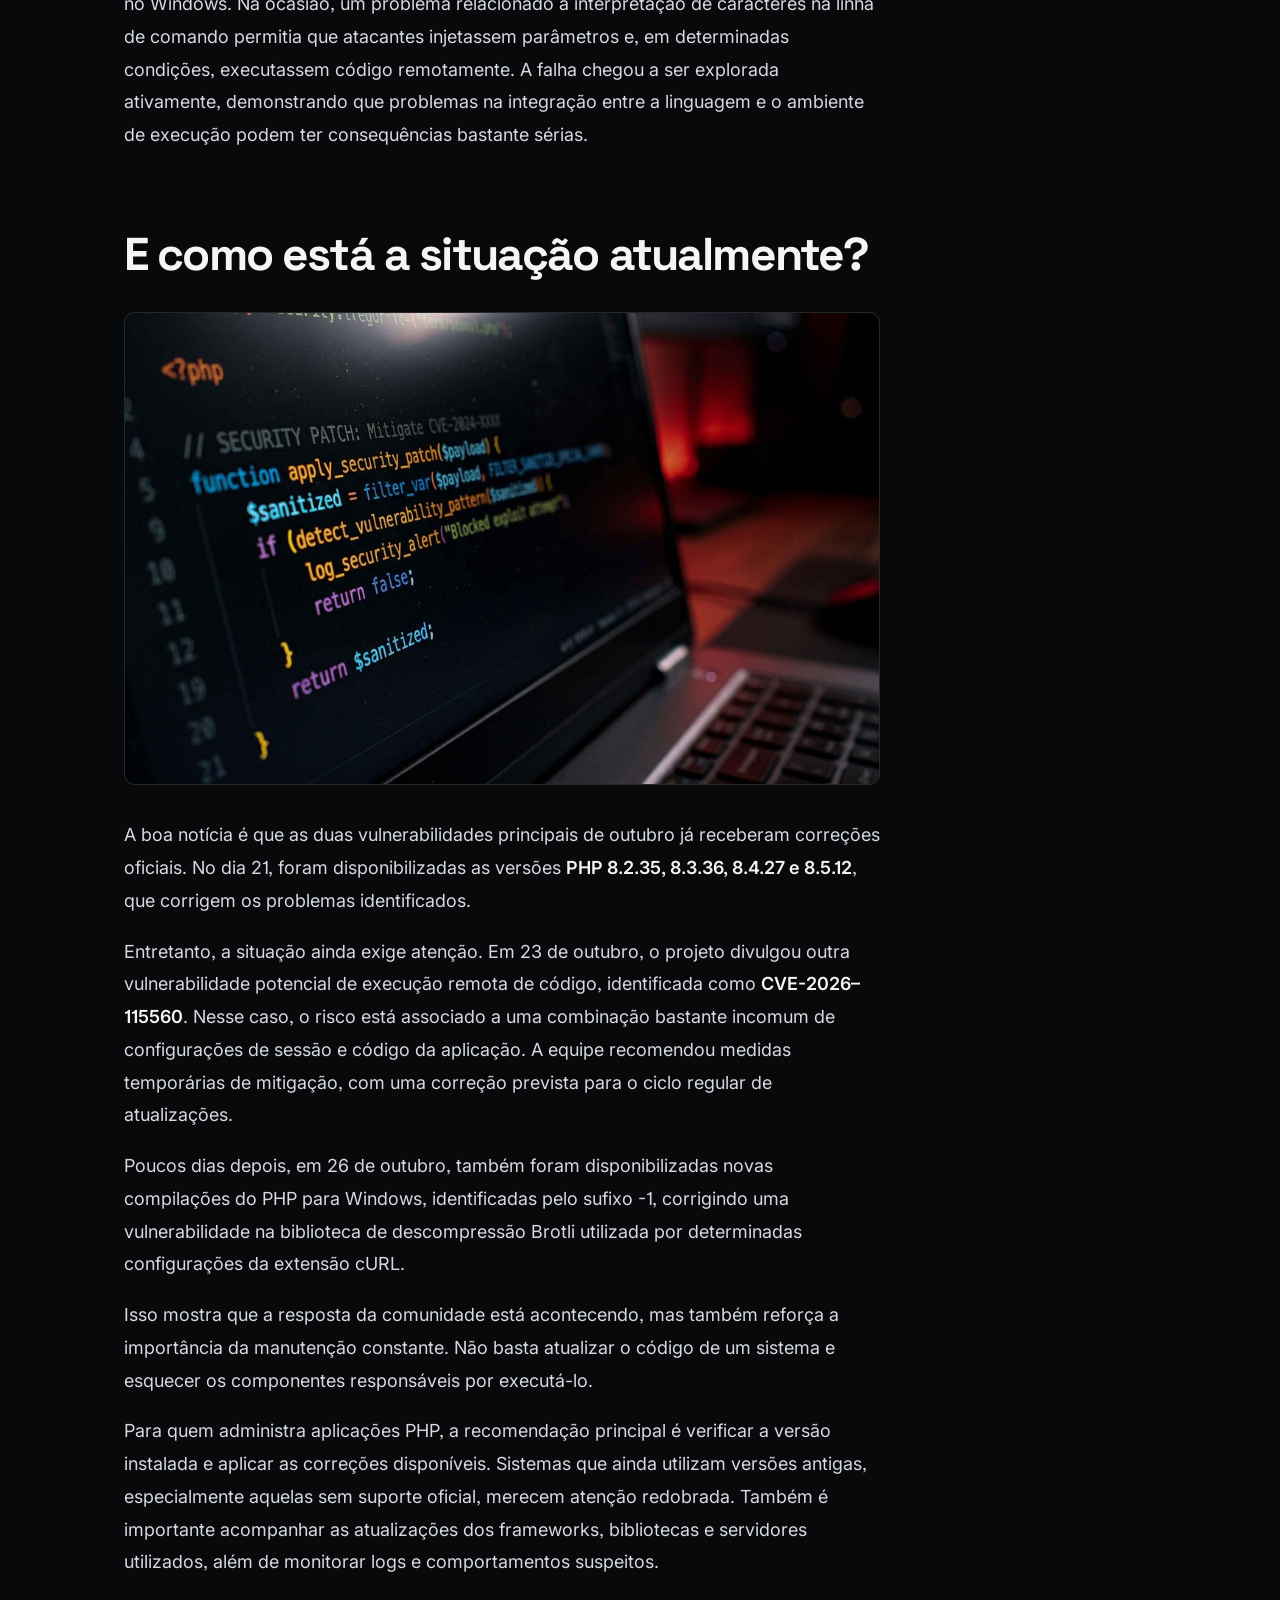
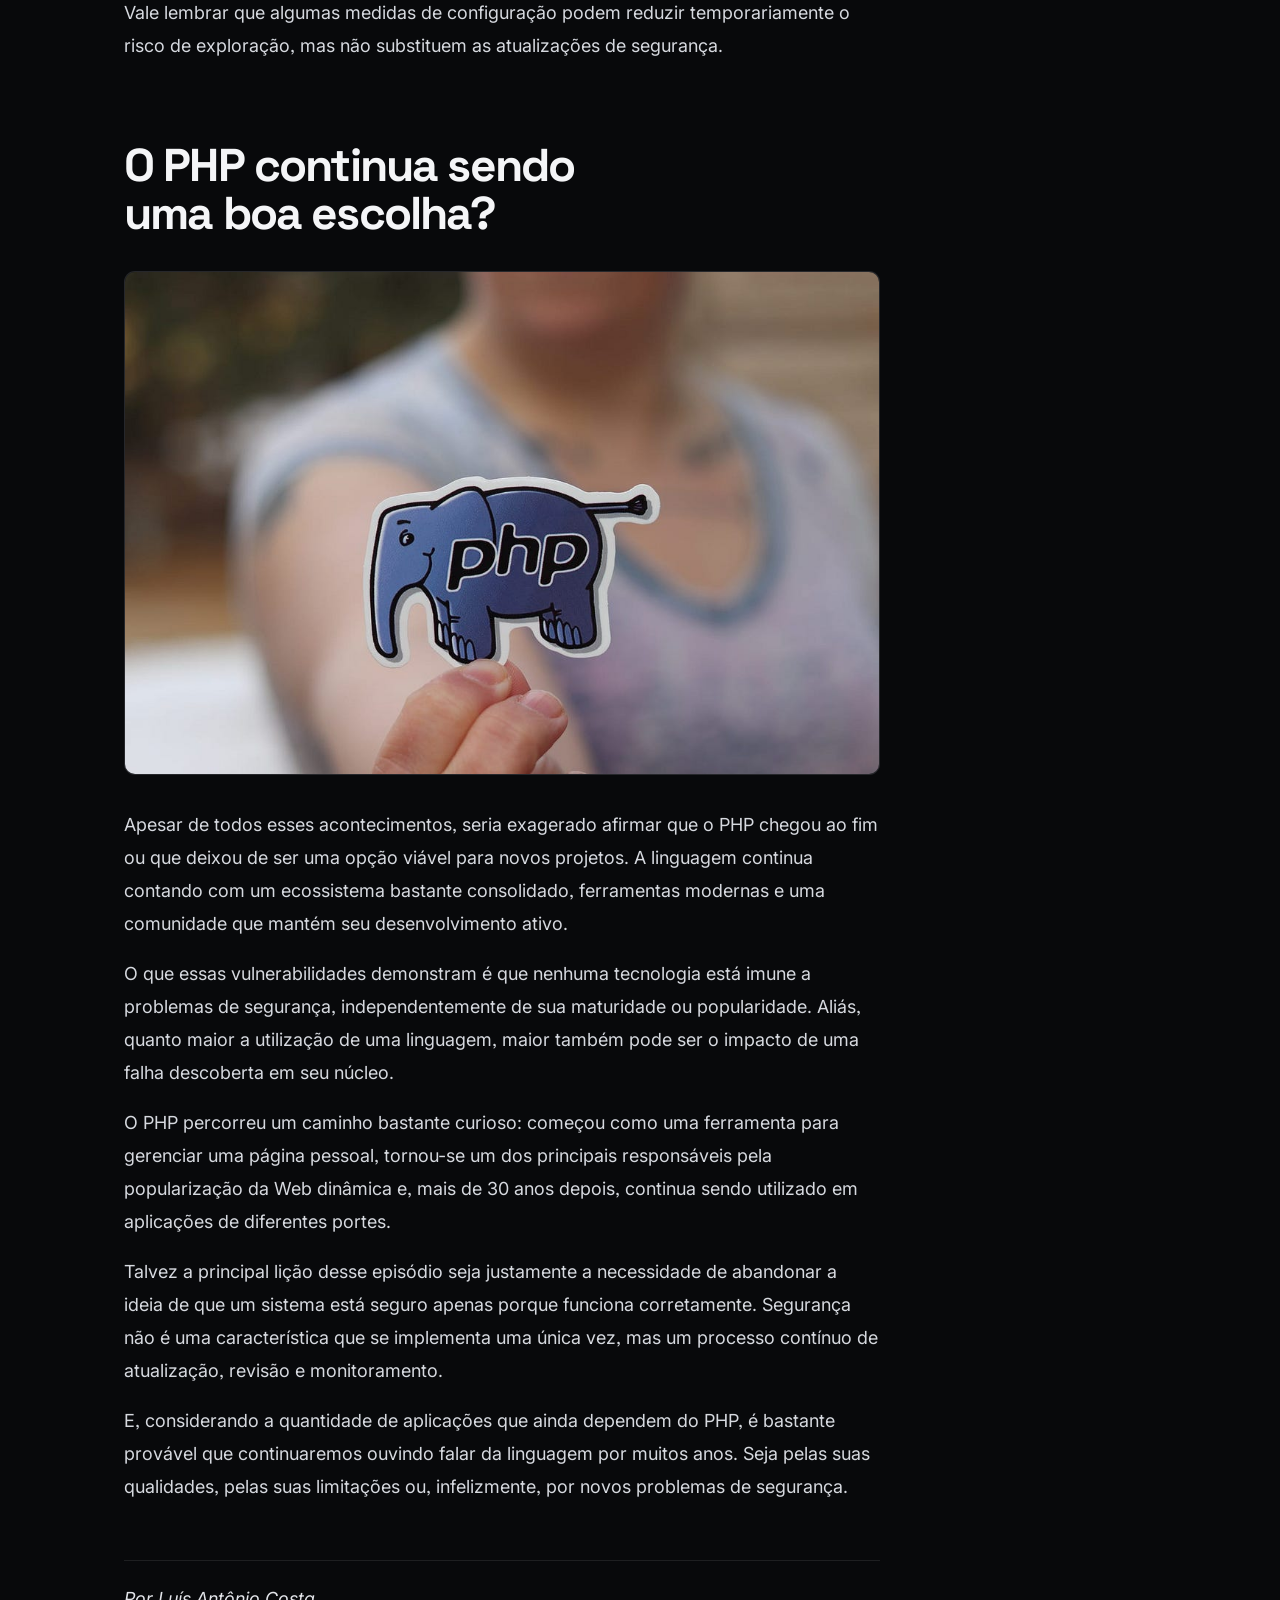
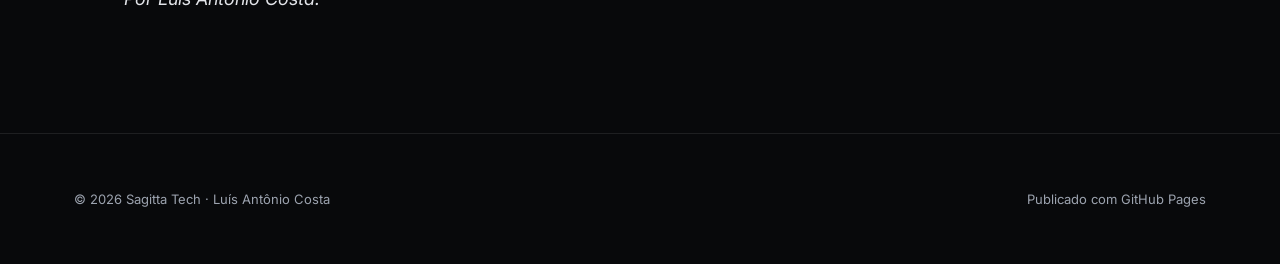
<file: articles/o-que-aconteceu-com-o-php.html>
<!doctype html>
<html lang="pt-BR">
<head>
  <meta charset="utf-8">
  <meta name="viewport" content="width=device-width, initial-scale=1">
  <meta name="theme-color" content="#08090b">
  <meta name="description" content="Da popularização da Web às vulnerabilidades críticas de 2026: como o PHP evoluiu e por que sua segurança voltou ao centro do debate.">
  <meta property="og:title" content="MOMENTO TECH | O que aconteceu com o PHP?">
  <meta property="og:description" content="Da popularização da Web às vulnerabilidades críticas de 2026: como o PHP evoluiu e por que sua segurança voltou ao centro do debate.">
  <meta property="og:type" content="article">
  <meta property="og:image" content="../assets/images/o-que-aconteceu-com-o-php/cover.png">
  <title>MOMENTO TECH | O que aconteceu com o PHP? · Sagitta Tech</title>
  <link rel="icon" href="../assets/images/sagitta-tech.png">
  <link rel="stylesheet" href="../assets/style.css?v=20261029-wide-articles">
</head>
<body>
<a class="skip-link" href="#conteudo">Pular para o conteúdo</a>
<header class="site-header">
  <nav class="nav" aria-label="Principal">
    <a class="brand" href="../index.html"><img src="../assets/images/sagitta-tech.png" alt=""><span>Sagitta<span class="brand-mark">Tech</span></span></a>
    <div class="nav-links"><a href="../index.html#artigos">Artigos</a><a href="../categories/momento-tech.html">Momento Tech</a><a href="../categories/review.html">Review</a><a href="../categories/opiniao.html">Opinião</a></div>
  </nav>
</header>
<main id="conteudo" class="article-shell">
  <header class="article-header">
    <a class="eyebrow category-link" href="../categories/momento-tech.html">Momento Tech · Tecnologia</a>
    <h1>MOMENTO TECH | O que aconteceu com o PHP?</h1>
    <p class="dek">Da popularização da Web às vulnerabilidades críticas de 2026: como o PHP evoluiu e por que sua segurança voltou ao centro do debate.</p>
    <div class="meta"><span class="author"><img src="../assets/images/sagitta-tech.png" alt="">Luís Antônio Costa</span><span>29 out. 2026</span><span>8 min de leitura</span></div>
  </header>
  <img class="cover" src="../assets/images/o-que-aconteceu-com-o-php/cover.png" alt="Logotipo do PHP sobre fundo azul">
  <div class="article-layout">
    <article class="prose"><p>Durante muito tempo, falar em desenvolvimento web era praticamente sinônimo de falar em <strong>PHP</strong>. A linguagem esteve presente na construção de milhões de sites, sistemas corporativos, fóruns e plataformas que ajudaram a transformar a Internet no que conhecemos hoje. Entretanto, mesmo depois de três décadas de existência, o PHP continua sendo uma tecnologia que desperta opiniões bastante diferentes entre os desenvolvedores. Enquanto alguns defendem sua simplicidade e acessibilidade, outros criticam suas inconsistências e o histórico de problemas de segurança.</p>
<p>E, recentemente, essa discussão voltou a ganhar força. Em <strong>outubro deste ano</strong>, foram descobertas vulnerabilidades críticas que colocaram em alerta administradores de servidores, empresas de hospedagem e desenvolvedores que utilizam a linguagem. Mas, antes de entender o que aconteceu, vale conhecer um pouco da história do PHP e como ele chegou até aqui.</p>
<h2 id="de-ferramenta-pessoal-a-uma-das-linguagens-mais-populares-da-web">De ferramenta pessoal a uma das linguagens mais populares da Web</h2>
<figure class="article-image"><img loading="lazy" src="../assets/images/o-que-aconteceu-com-o-php/image-01.jpg" alt="Imagem do artigo O que aconteceu com o PHP?"></figure>
<p>O PHP surgiu em 1994, quando o programador <strong>Rasmus Lerdorf</strong> desenvolveu um conjunto de ferramentas para acompanhar as visitas ao seu currículo online. Inicialmente chamado de <strong>Personal Home Page Tools</strong>, o projeto tinha uma proposta bastante simples: facilitar a criação de páginas que pudessem apresentar informações dinâmicas, algo que ainda não era tão comum na Internet daquela época.</p>
<p>Em 1995, o código foi disponibilizado publicamente e começou a receber contribuições de outros desenvolvedores. Com o passar dos anos, aquilo que nasceu como uma ferramenta pessoal acabou se transformando em uma linguagem de programação propriamente dita. O nome PHP também mudou de significado, passando a representar o acrônimo recursivo PHP: <strong>Hypertext Preprocessor</strong>.</p>
<figure class="article-image"><img loading="lazy" src="../assets/images/o-que-aconteceu-com-o-php/image-02.jpg" alt="Imagem do artigo O que aconteceu com o PHP?"></figure>
<p>O grande diferencial era sua facilidade de integração com HTML e bancos de dados. Em vez de construir toda uma infraestrutura para produzir páginas dinâmicas, os desenvolvedores podiam inserir instruções PHP diretamente no código das páginas, deixando que o servidor processasse as informações antes de enviá-las ao navegador.</p>
<p>Essa simplicidade ajudou a popularizar a linguagem, especialmente durante os anos 2000, quando plataformas como <strong>WordPress, Joomla e Drupal</strong> passaram a utilizá-la. O PHP também se tornou bastante comum em sistemas de comércio eletrônico, aplicações empresariais e projetos acadêmicos.</p>
<p>Naturalmente, a linguagem não permaneceu parada no tempo. O <strong>PHP 5</strong> aprimorou seu suporte à orientação a objetos, enquanto o <strong>PHP 7</strong>, lançado em 2015, trouxe melhorias expressivas de desempenho e consumo de memória. Já o <strong>PHP 8</strong>, disponibilizado em 2020, introduziu recursos como argumentos nomeados, tipos de união, atributos e compilação JIT (Just-in-Time).</p>
<p>Em outras palavras, aquele PHP conhecido por misturar código de programação com HTML evoluiu para uma tecnologia consideravelmente mais completa, capaz de sustentar aplicações modernas e arquiteturas de software complexas.</p>
<h2 id="mas-por-que-o-php-recebe-tantas-criticas">Mas por que o PHP recebe tantas críticas?</h2>
<figure class="article-image"><img loading="lazy" src="../assets/images/o-que-aconteceu-com-o-php/image-03.jpg" alt="Imagem do artigo O que aconteceu com o PHP?"></figure>
<p>Uma das maiores vantagens do PHP sempre foi sua baixa barreira de entrada. É relativamente fácil começar a desenvolver, encontrar documentação, contratar hospedagem e colocar uma aplicação em funcionamento. Além disso, frameworks como <strong>Laravel</strong> e <strong>Symfony</strong> oferecem estruturas que facilitam a organização do código, o desenvolvimento de APIs, o acesso a bancos de dados e a implementação de mecanismos de autenticação.</p>
<p>Por outro lado, essa facilidade também ajudou a criar alguns problemas. Durante muitos anos, aplicações PHP foram desenvolvidas sem padrões consistentes de arquitetura, com código HTML, regras de negócio e consultas SQL misturados em um mesmo arquivo. A linguagem também acumulou inconsistências históricas em funções e comportamentos, embora muitas delas tenham sido corrigidas nas versões modernas.</p>
<p>Outro ponto importante é que a popularidade do PHP acaba ampliando sua superfície de exposição. Afinal, uma vulnerabilidade descoberta em uma tecnologia utilizada por tantos sites pode atingir desde pequenos blogs até grandes sistemas corporativos.</p>
<p>Isso não significa que o PHP seja necessariamente menos seguro do que <strong>Java, Python ou JavaScript</strong>. Aplicações desenvolvidas em qualquer uma dessas linguagens podem apresentar falhas graves, especialmente quando não seguem boas práticas de desenvolvimento. Entretanto, existe uma diferença importante entre uma vulnerabilidade provocada pelo programador e outra localizada no próprio mecanismo de execução da linguagem.</p>
<p>E é justamente esse segundo cenário que tornou os acontecimentos de outubro de 2026 tão preocupantes.</p>
<h2 id="o-que-aconteceu-com-a-seguranca-do-php">O que aconteceu com a segurança do PHP?</h2>
<figure class="article-image"><img loading="lazy" src="../assets/images/o-que-aconteceu-com-o-php/image-04.jpg" alt="Imagem do artigo O que aconteceu com o PHP?"></figure>
<p>No dia 21 de outubro de 2026, a equipe responsável pelo PHP publicou atualizações emergenciais para corrigir duas vulnerabilidades críticas, identificadas como <strong>CVE-2026–109618</strong> e <strong>CVE-2026–109619</strong>. Ambas receberam pontuação 9,2 de severidade no sistema CVSS 4.0 e ficaram conhecidas, em alguns alertas de segurança, como <strong>PHP2Shell</strong>.</p>
<p>O problema é que essas falhas podem permitir a chamada <strong>Remote Code Execution (RCE)</strong>, ou execução remota de código. Na prática, isso significa que um invasor pode conseguir executar instruções maliciosas em um servidor vulnerável, mesmo sem possuir usuário ou senha de acesso.</p>
<p>A primeira vulnerabilidade, <strong>CVE-2026–109618</strong>, está relacionada ao gerenciamento de memória. Quando uma requisição ultrapassa determinados limites, o PHP pode interromper seu processamento enquanto algumas estruturas internas ainda estão incompletas. Em determinadas condições, isso pode provocar corrupção de memória e abrir caminho para a execução de código malicioso.</p>
<p>Já a segunda, <strong>CVE-2026–109619</strong>, envolve o reaproveitamento incorreto de estados internos entre requisições. Basicamente, informações associadas a uma requisição podem continuar acessíveis depois que a memória correspondente deveria ter sido liberada, permitindo comportamentos inesperados e potencialmente exploráveis.</p>
<p>O detalhe mais grave é que os problemas não estão limitados a um framework ou aplicação específica. Eles afetam o núcleo do PHP e podem atingir diferentes ambientes de execução, incluindo servidores <strong>Apache</strong> com <em>mod</em>php, PHP-FPM, php-cgi<em> e outras implementações. Segundo a própria equipe do PHP, configurações com </em>mod<em>php</em> apresentam risco especialmente elevado, com demonstrações de exploração antes mesmo da execução do código da aplicação.</p>
<figure class="article-image"><img loading="lazy" src="../assets/images/o-que-aconteceu-com-o-php/image-05.jpg" alt="Imagem do artigo O que aconteceu com o PHP?"></figure>
<p>Para entender a gravidade, imagine uma loja virtual que utiliza PHP para processar cadastros, pagamentos e consultas a produtos. Mesmo que seus desenvolvedores tenham implementado corretamente autenticação, validação de entradas e consultas parametrizadas, uma vulnerabilidade no interpretador poderia permitir que um atacante comprometesse o servidor por meio de requisições especialmente preparadas.</p>
<p>Dependendo das permissões e das proteções do ambiente, isso poderia resultar em acesso indevido a arquivos, exposição de informações sensíveis, instalação de códigos maliciosos ou interrupção do serviço. Evidentemente, esses são impactos possíveis, e não uma afirmação de que todos os servidores vulneráveis tenham sido invadidos.</p>
<p>E o episódio também não foi exatamente um caso isolado. Em 2024, a vulnerabilidade <strong>CVE-2024–4577</strong> já havia exposto instalações de PHP executadas com Apache e PHP-CGI no Windows. Na ocasião, um problema relacionado à interpretação de caracteres na linha de comando permitia que atacantes injetassem parâmetros e, em determinadas condições, executassem código remotamente. A falha chegou a ser explorada ativamente, demonstrando que problemas na integração entre a linguagem e o ambiente de execução podem ter consequências bastante sérias.</p>
<h2 id="e-como-esta-a-situacao-atualmente">E como está a situação atualmente?</h2>
<figure class="article-image"><img loading="lazy" src="../assets/images/o-que-aconteceu-com-o-php/image-06.jpg" alt="Imagem do artigo O que aconteceu com o PHP?"></figure>
<p>A boa notícia é que as duas vulnerabilidades principais de outubro já receberam correções oficiais. No dia 21, foram disponibilizadas as versões <strong>PHP 8.2.35, 8.3.36, 8.4.27 e 8.5.12</strong>, que corrigem os problemas identificados.</p>
<p>Entretanto, a situação ainda exige atenção. Em 23 de outubro, o projeto divulgou outra vulnerabilidade potencial de execução remota de código, identificada como <strong>CVE-2026–115560</strong>. Nesse caso, o risco está associado a uma combinação bastante incomum de configurações de sessão e código da aplicação. A equipe recomendou medidas temporárias de mitigação, com uma correção prevista para o ciclo regular de atualizações.</p>
<p>Poucos dias depois, em 26 de outubro, também foram disponibilizadas novas compilações do PHP para Windows, identificadas pelo sufixo -1, corrigindo uma vulnerabilidade na biblioteca de descompressão Brotli utilizada por determinadas configurações da extensão cURL.</p>
<p>Isso mostra que a resposta da comunidade está acontecendo, mas também reforça a importância da manutenção constante. Não basta atualizar o código de um sistema e esquecer os componentes responsáveis por executá-lo.</p>
<p>Para quem administra aplicações PHP, a recomendação principal é verificar a versão instalada e aplicar as correções disponíveis. Sistemas que ainda utilizam versões antigas, especialmente aquelas sem suporte oficial, merecem atenção redobrada. Também é importante acompanhar as atualizações dos frameworks, bibliotecas e servidores utilizados, além de monitorar logs e comportamentos suspeitos.</p>
<p>Vale lembrar que algumas medidas de configuração podem reduzir temporariamente o risco de exploração, mas não substituem as atualizações de segurança.</p>
<h2 id="o-php-continua-sendo-uma-boa-escolha">O PHP continua sendo uma boa escolha?</h2>
<figure class="article-image"><img loading="lazy" src="../assets/images/o-que-aconteceu-com-o-php/image-07.jpg" alt="Imagem do artigo O que aconteceu com o PHP?"></figure>
<p>Apesar de todos esses acontecimentos, seria exagerado afirmar que o PHP chegou ao fim ou que deixou de ser uma opção viável para novos projetos. A linguagem continua contando com um ecossistema bastante consolidado, ferramentas modernas e uma comunidade que mantém seu desenvolvimento ativo.</p>
<p>O que essas vulnerabilidades demonstram é que nenhuma tecnologia está imune a problemas de segurança, independentemente de sua maturidade ou popularidade. Aliás, quanto maior a utilização de uma linguagem, maior também pode ser o impacto de uma falha descoberta em seu núcleo.</p>
<p>O PHP percorreu um caminho bastante curioso: começou como uma ferramenta para gerenciar uma página pessoal, tornou-se um dos principais responsáveis pela popularização da Web dinâmica e, mais de 30 anos depois, continua sendo utilizado em aplicações de diferentes portes.</p>
<p>Talvez a principal lição desse episódio seja justamente a necessidade de abandonar a ideia de que um sistema está seguro apenas porque funciona corretamente. Segurança não é uma característica que se implementa uma única vez, mas um processo contínuo de atualização, revisão e monitoramento.</p>
<p>E, considerando a quantidade de aplicações que ainda dependem do PHP, é bastante provável que continuaremos ouvindo falar da linguagem por muitos anos. Seja pelas suas qualidades, pelas suas limitações ou, infelizmente, por novos problemas de segurança.</p>
<p class="byline"><em>Por Luís Antônio Costa.</em></p></article>
    <aside class="toc" aria-label="Neste artigo"><strong>Neste artigo</strong><a href="#de-ferramenta-pessoal-a-uma-das-linguagens-mais-populares-da-web">De ferramenta pessoal a uma das linguagens mais populares da Web</a>
<a href="#mas-por-que-o-php-recebe-tantas-criticas">Mas por que o PHP recebe tantas críticas?</a>
<a href="#o-que-aconteceu-com-a-seguranca-do-php">O que aconteceu com a segurança do PHP?</a>
<a href="#e-como-esta-a-situacao-atualmente">E como está a situação atualmente?</a>
<a href="#o-php-continua-sendo-uma-boa-escolha">O PHP continua sendo uma boa escolha?</a></aside>
  </div>
</main>
<footer class="site-footer"><div class="container footer-inner"><span>© 2026 Sagitta Tech · Luís Antônio Costa</span><span>Publicado com GitHub Pages</span></div></footer>
<script src="../assets/site.js"></script>
</body>
</html>
</file>
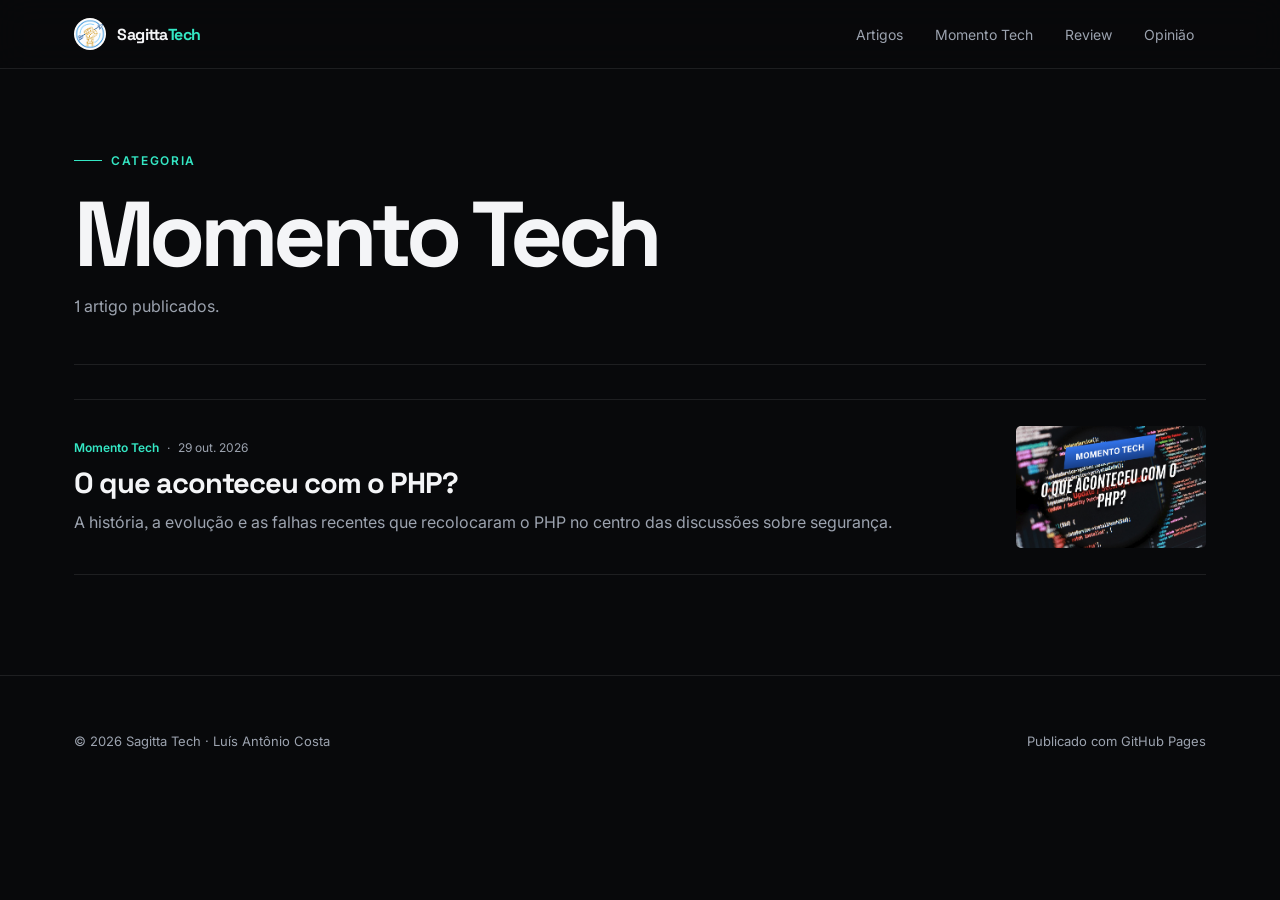
<file: categories/momento-tech.html>
<!doctype html>
<html lang="pt-BR">
<head>
  <meta charset="utf-8">
  <meta name="viewport" content="width=device-width, initial-scale=1">
  <meta name="theme-color" content="#08090b">
  <meta name="description" content="Artigos da categoria Momento Tech no Sagitta Tech.">
  <meta property="og:title" content="Momento Tech">
  <meta property="og:description" content="Artigos da categoria Momento Tech no Sagitta Tech.">
  <meta property="og:type" content="website">
  <meta property="og:image" content="../assets/images/10-jogos-2026-cover.png">
  <title>Momento Tech · Sagitta Tech</title>
  <link rel="icon" href="../assets/images/sagitta-tech.png">
  <link rel="stylesheet" href="../assets/style.css?v=20261029-wide-articles">
</head>
<body>
<a class="skip-link" href="#conteudo">Pular para o conteúdo</a>
<header class="site-header">
  <nav class="nav" aria-label="Principal">
    <a class="brand" href="../index.html"><img src="../assets/images/sagitta-tech.png" alt=""><span>Sagitta<span class="brand-mark">Tech</span></span></a>
    <div class="nav-links"><a href="../index.html#artigos">Artigos</a><a href="../categories/momento-tech.html">Momento Tech</a><a href="../categories/review.html">Review</a><a href="../categories/opiniao.html">Opinião</a></div>
  </nav>
</header>
<main id="conteudo" class="container category-page">
  <header class="category-header"><span class="eyebrow">Categoria</span><h1>Momento Tech</h1><p>1 artigo publicados.</p></header>
  <div class="article-grid"><a class="story-card" href="../articles/o-que-aconteceu-com-o-php.html">
      <div class="story-copy"><div class="story-meta"><span>Momento Tech</span><span>29 out. 2026</span></div><h3>O que aconteceu com o PHP?</h3><p>A história, a evolução e as falhas recentes que recolocaram o PHP no centro das discussões sobre segurança.</p></div>
      <div class="story-media"><img loading="lazy" src="../assets/images/o-que-aconteceu-com-o-php/cover.png" alt="Logotipo do PHP sobre fundo azul"></div>
    </a></div>
</main>
<footer class="site-footer"><div class="container footer-inner"><span>© 2026 Sagitta Tech · Luís Antônio Costa</span><span>Publicado com GitHub Pages</span></div></footer>
<script src="../assets/site.js"></script>
</body>
</html>
</file>
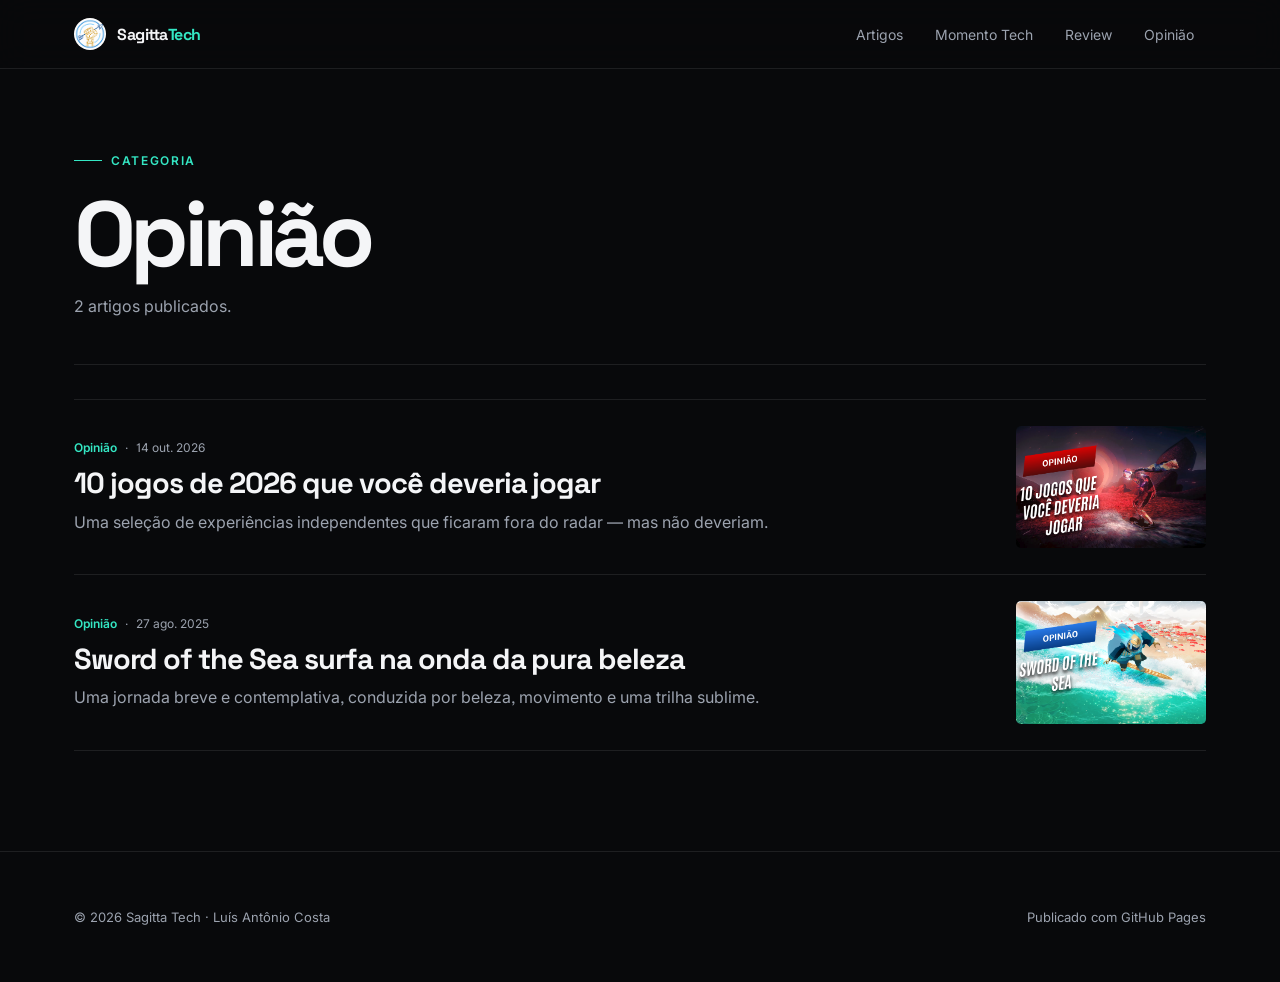
<file: categories/opiniao.html>
<!doctype html>
<html lang="pt-BR">
<head>
  <meta charset="utf-8">
  <meta name="viewport" content="width=device-width, initial-scale=1">
  <meta name="theme-color" content="#08090b">
  <meta name="description" content="Artigos da categoria Opinião no Sagitta Tech.">
  <meta property="og:title" content="Opinião">
  <meta property="og:description" content="Artigos da categoria Opinião no Sagitta Tech.">
  <meta property="og:type" content="website">
  <meta property="og:image" content="../assets/images/10-jogos-2026-cover.png">
  <title>Opinião · Sagitta Tech</title>
  <link rel="icon" href="../assets/images/sagitta-tech.png">
  <link rel="stylesheet" href="../assets/style.css?v=20261029-wide-articles">
</head>
<body>
<a class="skip-link" href="#conteudo">Pular para o conteúdo</a>
<header class="site-header">
  <nav class="nav" aria-label="Principal">
    <a class="brand" href="../index.html"><img src="../assets/images/sagitta-tech.png" alt=""><span>Sagitta<span class="brand-mark">Tech</span></span></a>
    <div class="nav-links"><a href="../index.html#artigos">Artigos</a><a href="../categories/momento-tech.html">Momento Tech</a><a href="../categories/review.html">Review</a><a href="../categories/opiniao.html">Opinião</a></div>
  </nav>
</header>
<main id="conteudo" class="container category-page">
  <header class="category-header"><span class="eyebrow">Categoria</span><h1>Opinião</h1><p>2 artigos publicados.</p></header>
  <div class="article-grid"><a class="story-card" href="../articles/10-jogos-2026.html">
      <div class="story-copy"><div class="story-meta"><span>Opinião</span><span>14 out. 2026</span></div><h3>10 jogos de 2026 que você deveria jogar</h3><p>Uma seleção de experiências independentes que ficaram fora do radar — mas não deveriam.</p></div>
      <div class="story-media"><img loading="lazy" src="../assets/images/10-jogos-2026-cover.png" alt="Montagem colorida com personagens dos dez jogos selecionados"></div>
    </a>
<a class="story-card" href="../articles/sword-of-the-sea.html">
      <div class="story-copy"><div class="story-meta"><span>Opinião</span><span>27 ago. 2025</span></div><h3>Sword of the Sea surfa na onda da pura beleza</h3><p>Uma jornada breve e contemplativa, conduzida por beleza, movimento e uma trilha sublime.</p></div>
      <div class="story-media"><img loading="lazy" src="../assets/images/sword-of-the-sea/cover.png" alt="Arte de capa de Sword of the Sea"></div>
    </a></div>
</main>
<footer class="site-footer"><div class="container footer-inner"><span>© 2026 Sagitta Tech · Luís Antônio Costa</span><span>Publicado com GitHub Pages</span></div></footer>
<script src="../assets/site.js"></script>
</body>
</html>
</file>
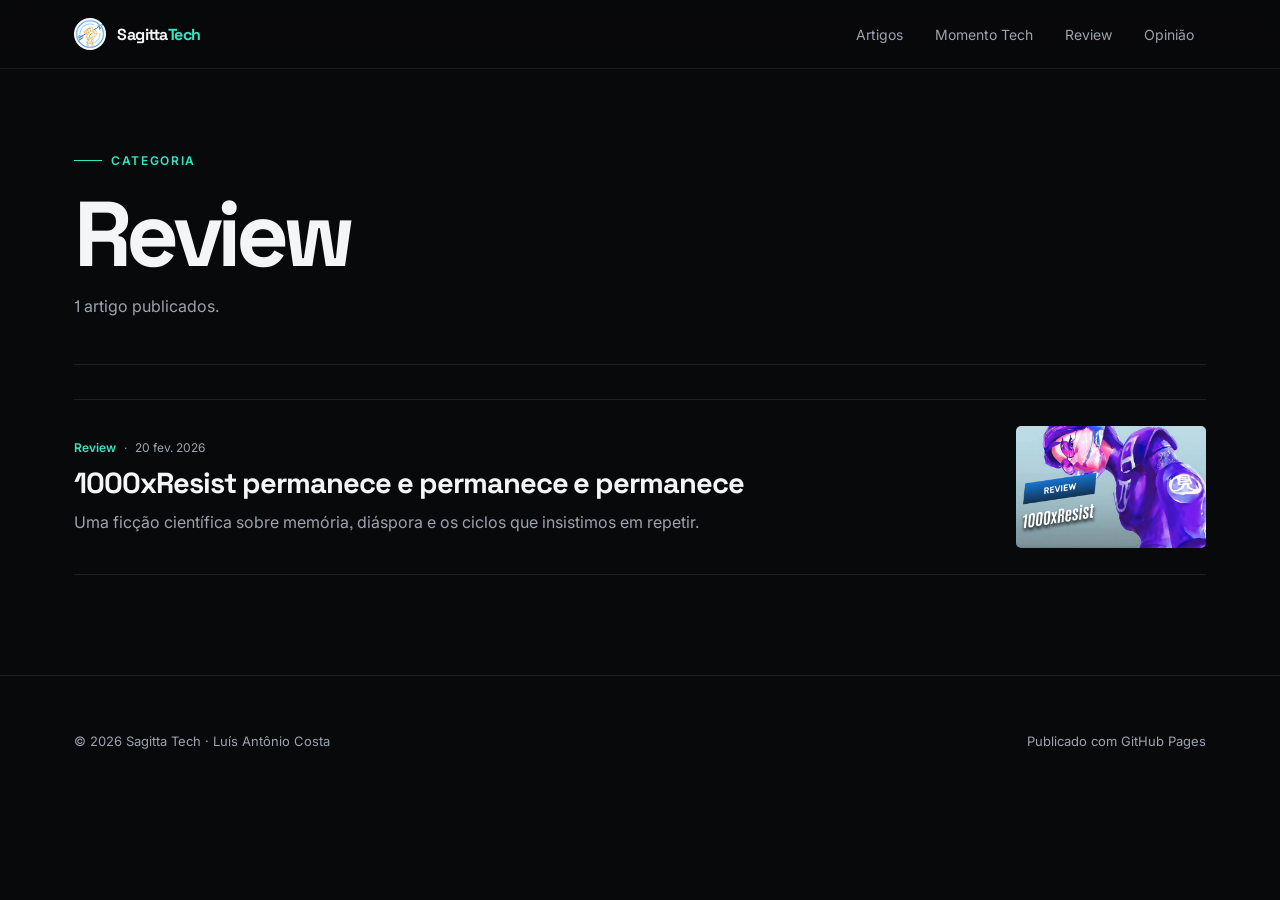
<file: categories/review.html>
<!doctype html>
<html lang="pt-BR">
<head>
  <meta charset="utf-8">
  <meta name="viewport" content="width=device-width, initial-scale=1">
  <meta name="theme-color" content="#08090b">
  <meta name="description" content="Artigos da categoria Review no Sagitta Tech.">
  <meta property="og:title" content="Review">
  <meta property="og:description" content="Artigos da categoria Review no Sagitta Tech.">
  <meta property="og:type" content="website">
  <meta property="og:image" content="../assets/images/10-jogos-2026-cover.png">
  <title>Review · Sagitta Tech</title>
  <link rel="icon" href="../assets/images/sagitta-tech.png">
  <link rel="stylesheet" href="../assets/style.css?v=20261029-wide-articles">
</head>
<body>
<a class="skip-link" href="#conteudo">Pular para o conteúdo</a>
<header class="site-header">
  <nav class="nav" aria-label="Principal">
    <a class="brand" href="../index.html"><img src="../assets/images/sagitta-tech.png" alt=""><span>Sagitta<span class="brand-mark">Tech</span></span></a>
    <div class="nav-links"><a href="../index.html#artigos">Artigos</a><a href="../categories/momento-tech.html">Momento Tech</a><a href="../categories/review.html">Review</a><a href="../categories/opiniao.html">Opinião</a></div>
  </nav>
</header>
<main id="conteudo" class="container category-page">
  <header class="category-header"><span class="eyebrow">Categoria</span><h1>Review</h1><p>1 artigo publicados.</p></header>
  <div class="article-grid"><a class="story-card" href="../articles/1000xresist.html">
      <div class="story-copy"><div class="story-meta"><span>Review</span><span>20 fev. 2026</span></div><h3>1000xResist permanece e permanece e permanece</h3><p>Uma ficção científica sobre memória, diáspora e os ciclos que insistimos em repetir.</p></div>
      <div class="story-media"><img loading="lazy" src="../assets/images/1000xresist/cover.png" alt="Arte de capa de 1000xResist"></div>
    </a></div>
</main>
<footer class="site-footer"><div class="container footer-inner"><span>© 2026 Sagitta Tech · Luís Antônio Costa</span><span>Publicado com GitHub Pages</span></div></footer>
<script src="../assets/site.js"></script>
</body>
</html>
</file>
<file: assets/style.css>
@import url('https://fonts.googleapis.com/css2?family=Inter:wght@400;500;600&family=Space+Grotesk:wght@500;600;700&display=swap');

:root {
  color-scheme: dark;
  --bg: #08090b;
  --surface: #101216;
  --surface-2: #171a20;
  --text: #f4f5f7;
  --muted: #9ca3af;
  --border: rgba(255,255,255,.09);
  --accent: #7c5cff;
  --accent-2: #34e7c4;
  --max: 1180px;
  --reading: 760px;
}
* { box-sizing: border-box; }
html { scroll-behavior: smooth; }
body { margin: 0; background: var(--bg); color: var(--text); font-family: Inter, system-ui, sans-serif; font-feature-settings: "cv01", "ss03"; }
a { color: inherit; }
img { max-width: 100%; display: block; }
button, a { -webkit-tap-highlight-color: transparent; }
.skip-link { position: fixed; left: 12px; top: -60px; z-index: 100; padding: 12px 16px; background: var(--accent); border-radius: 6px; }
.skip-link:focus { top: 12px; }
.site-header { position: sticky; top: 0; z-index: 20; background: rgba(8,9,11,.88); backdrop-filter: blur(16px); border-bottom: 1px solid var(--border); }
.nav { max-width: var(--max); margin: auto; min-height: 68px; padding: 0 24px; display: flex; align-items: center; justify-content: space-between; gap: 24px; }
.brand { display: inline-flex; align-items: center; gap: 11px; text-decoration: none; font-family: "Space Grotesk", sans-serif; font-weight: 700; letter-spacing: -.03em; }
.brand img { width: 32px; height: 32px; border-radius: 50%; }
.brand-mark { color: var(--accent-2); }
.nav-links { display: flex; gap: 8px; align-items: center; }
.nav-links a { text-decoration: none; color: var(--muted); padding: 10px 12px; border-radius: 6px; font-size: 14px; }
.nav-links a:hover, .nav-links a:focus-visible { color: var(--text); background: rgba(255,255,255,.05); outline: none; }
.container { max-width: var(--max); margin: auto; padding: 0 24px; }
.hero { display: grid; grid-template-columns: 1.1fr .9fr; align-items: center; gap: 54px; padding-top: 72px; padding-bottom: 72px; border-bottom: 1px solid var(--border); }
.eyebrow { display: inline-flex; align-items: center; gap: 9px; color: var(--accent-2); text-transform: uppercase; letter-spacing: .14em; font: 600 12px/1 Inter, sans-serif; }
.eyebrow::before { content: ""; width: 28px; height: 1px; background: currentColor; }
h1, h2, h3 { font-family: "Space Grotesk", sans-serif; text-wrap: balance; }
.hero h1 { font-size: clamp(48px, 7vw, 92px); line-height: .94; letter-spacing: -.065em; margin: 24px 0 28px; }
.hero-copy { max-width: 620px; font-size: clamp(18px, 2vw, 23px); line-height: 1.55; color: #c3c8d0; }
.hero-aside { align-self: center; padding: 28px; border: 1px solid var(--border); border-radius: 12px; background: linear-gradient(145deg, rgba(124,92,255,.12), rgba(52,231,196,.03) 55%, transparent); }
.hero-aside .label { color: var(--muted); font-size: 13px; }
.hero-aside p { font-size: 18px; line-height: 1.55; margin-bottom: 0; }
.section { padding: 78px 0 96px; }
.section-head { display: flex; justify-content: space-between; align-items: end; gap: 24px; margin-bottom: 30px; }
.section-head h2 { font-size: clamp(34px, 5vw, 58px); letter-spacing: -.045em; margin: 0; }
.section-head p { color: var(--muted); max-width: 440px; line-height: 1.6; margin: 0; }
.feature-card { display: grid; grid-template-columns: 1.25fr .75fr; min-height: 500px; border: 1px solid var(--border); border-radius: 14px; overflow: hidden; background: var(--surface); text-decoration: none; transition: border-color .2s, transform .2s; }
.feature-card:hover { transform: translateY(-3px); border-color: rgba(124,92,255,.55); }
.feature-media { position: relative; min-height: 420px; overflow: hidden; }
.feature-media img { width: 100%; height: 100%; object-fit: cover; transition: transform .5s ease; }
.feature-card:hover .feature-media img { transform: scale(1.025); }
.feature-media::after { content: ""; position: absolute; inset: 0; background: linear-gradient(90deg, transparent 55%, rgba(16,18,22,.9)); }
.feature-copy { align-self: end; padding: 40px; position: relative; }
.tags { display: flex; flex-wrap: wrap; gap: 8px; margin-bottom: 22px; }
.tag { font-size: 12px; color: #d4d7dd; border: 1px solid var(--border); border-radius: 999px; padding: 6px 9px; }
.feature-copy h3 { font-size: clamp(28px, 4vw, 46px); line-height: 1.02; letter-spacing: -.045em; margin: 0 0 18px; }
.feature-copy p { color: var(--muted); line-height: 1.65; }
.read-more { display: inline-flex; align-items: center; gap: 8px; color: var(--accent-2); font-weight: 600; margin-top: 18px; }
.subsection-head { display: flex; justify-content: space-between; align-items: center; gap: 20px; margin: 72px 0 26px; }
.subsection-head h2 { margin: 0; font-size: clamp(28px, 4vw, 42px); letter-spacing: -.04em; }
.category-pills { display: flex; gap: 8px; }
.category-pills a { color: #d8dbe1; text-decoration: none; border: 1px solid var(--border); border-radius: 999px; padding: 9px 13px; font-size: 13px; }
.category-pills a:hover, .category-pills a:focus-visible { color: var(--accent-2); border-color: rgba(52,231,196,.4); outline: none; }
.article-grid { display: flex; flex-direction: column; width: 100%; border-top: 1px solid var(--border); }
.story-card { display: grid; grid-template-columns: minmax(0, 1fr) 190px; gap: 28px; align-items: center; min-width: 0; padding: 26px 0; border-bottom: 1px solid var(--border); text-decoration: none; transition: opacity .2s; }
.story-card:hover { opacity: .78; }
.story-media { aspect-ratio: 1.55/1; overflow: hidden; border-radius: 5px; background: var(--surface-2); order: 2; }
.story-media img { width: 100%; height: 100%; object-fit: cover; transition: transform .5s ease; }
.story-card:hover .story-media img { transform: scale(1.025); }
.story-copy { min-width: 0; }
.story-meta { display: flex; align-items: center; gap: 8px; margin-bottom: 12px; color: var(--muted); font-size: 12px; }
.story-meta span:first-child { color: var(--accent-2); font-weight: 600; }
.story-meta span + span::before { content: "·"; margin-right: 8px; color: var(--muted); }
.story-copy h3 { margin: 0 0 10px; font-size: clamp(22px, 3vw, 29px); line-height: 1.12; letter-spacing: -.035em; }
.story-copy p { color: var(--muted); line-height: 1.5; margin: 0; display: -webkit-box; -webkit-line-clamp: 2; -webkit-box-orient: vertical; overflow: hidden; }
.site-footer { border-top: 1px solid var(--border); color: var(--muted); }
.footer-inner { min-height: 130px; display: flex; justify-content: space-between; align-items: center; gap: 24px; font-size: 13px; }
.footer-inner a { color: #d8dbe1; }

.article-shell { max-width: 1080px; margin: auto; padding: 74px 24px 100px; }
.article-header { max-width: 920px; margin-bottom: 46px; }
.article-header h1 { font-size: clamp(48px, 7vw, 82px); line-height: .98; letter-spacing: -.06em; margin: 22px 0 28px; }
.dek { color: #c1c6cf; font-size: clamp(19px, 2.3vw, 24px); line-height: 1.55; max-width: 800px; }
.meta { display: flex; flex-wrap: wrap; align-items: center; gap: 12px 18px; color: var(--muted); font-size: 14px; margin-top: 30px; }
.author { display: flex; align-items: center; gap: 10px; color: var(--text); }
.author img { width: 34px; height: 34px; border-radius: 50%; }
.cover { width: 100%; aspect-ratio: 16/9; object-fit: cover; border-radius: 14px; border: 1px solid var(--border); background: var(--surface); }
.article-layout { display: grid; grid-template-columns: minmax(0, var(--reading)) 220px; gap: 56px; align-items: start; margin-top: 58px; }
.prose { font-size: 18px; line-height: 1.82; color: #d6d9df; }
.prose > p:first-child { font-size: 21px; color: var(--text); }
.prose h2 { color: var(--text); font-size: clamp(31px, 5vw, 46px); line-height: 1.05; letter-spacing: -.04em; margin: 78px 0 24px; scroll-margin-top: 100px; }
.prose strong { color: var(--text); font-weight: 600; }
.prose em { color: #e2e4e9; }
.prose a { color: var(--accent-2); text-underline-offset: 3px; }
.prose blockquote { margin: 36px 0; padding: 20px 24px; border-left: 2px solid var(--accent); background: rgba(124,92,255,.07); color: #e4e1f5; }
.prose blockquote p { margin: 0 0 12px; }
.prose blockquote p:last-child { margin-bottom: 0; }
.article-image { margin: 34px 0; }
.article-image img { width: 100%; border: 1px solid var(--border); border-radius: 11px; background: var(--surface); }
.byline { margin-top: 56px; padding-top: 22px; border-top: 1px solid var(--border); }
.category-link { text-decoration: none; }
.notice { margin: 30px 0 44px; padding: 18px 20px; background: rgba(124,92,255,.08); border: 1px solid rgba(124,92,255,.32); border-radius: 9px; color: #e7e3ff; }
.video { margin: 26px 0 34px; aspect-ratio: 16/9; border-radius: 12px; overflow: hidden; border: 1px solid var(--border); background: #050506; }
.video button { border: 0; padding: 0; width: 100%; height: 100%; position: relative; cursor: pointer; background: #050506; color: white; }
.video img, .video iframe { width: 100%; height: 100%; object-fit: cover; border: 0; }
.video button::after { content: "▶"; position: absolute; inset: 50% auto auto 50%; transform: translate(-50%,-50%); width: 64px; height: 64px; display: grid; place-items: center; border-radius: 50%; background: rgba(124,92,255,.92); font-size: 24px; padding-left: 4px; box-shadow: 0 12px 32px rgba(0,0,0,.4); }
.article-note { margin-top: 72px; padding-top: 24px; border-top: 1px solid var(--border); color: var(--muted); font-size: 14px; }
.article-note a { color: var(--accent-2); }
.toc { position: sticky; top: 100px; font-size: 13px; }
.toc strong { display: block; color: var(--text); margin-bottom: 12px; }
.toc a { display: block; color: var(--muted); text-decoration: none; padding: 6px 0; line-height: 1.35; }
.toc a:hover, .toc a.active { color: var(--accent-2); }
.category-page { padding-top: 76px; padding-bottom: 100px; }
.category-header { padding-bottom: 48px; margin-bottom: 34px; border-bottom: 1px solid var(--border); }
.category-header h1 { font-size: clamp(52px, 8vw, 92px); line-height: .95; letter-spacing: -.06em; margin: 24px 0 18px; }
.category-header p { color: var(--muted); margin: 0; }

@media (max-width: 860px) {
  .hero, .feature-card, .article-layout { grid-template-columns: 1fr; }
  .hero { padding-top: 56px; padding-bottom: 56px; gap: 32px; }
  .feature-media { min-height: 280px; }
  .feature-media::after { background: linear-gradient(0deg, rgba(16,18,22,.8), transparent 55%); }
  .toc { display: none; }
  .article-layout { margin-top: 42px; }
}
@media (max-width: 620px) {
  .nav { padding: 0 16px; }
  .nav-links { gap: 1px; }
  .nav-links a { padding: 8px 6px; font-size: 12px; }
  .nav-links a:first-child { display: none; }
  .story-card { grid-template-columns: minmax(0, 1fr) 112px; gap: 16px; padding: 20px 0; }
  .story-copy h3 { font-size: 20px; }
  .story-copy p { display: none; }
  .container, .article-shell { padding-left: 18px; padding-right: 18px; }
  .hero { padding-top: 46px; padding-bottom: 50px; }
  .hero h1 { font-size: 50px; }
  .section { padding: 60px 0 70px; }
  .section-head { align-items: start; flex-direction: column; }
  .subsection-head { align-items: flex-start; flex-direction: column; }
  .feature-copy { padding: 28px 24px 32px; }
  .article-shell { padding-top: 54px; }
  .article-header h1 { font-size: 48px; }
  .prose { font-size: 17px; line-height: 1.75; }
  .footer-inner { align-items: flex-start; flex-direction: column; justify-content: center; }
}
@media (prefers-reduced-motion: reduce) { *, *::before, *::after { scroll-behavior: auto !important; transition: none !important; } }
</file>
